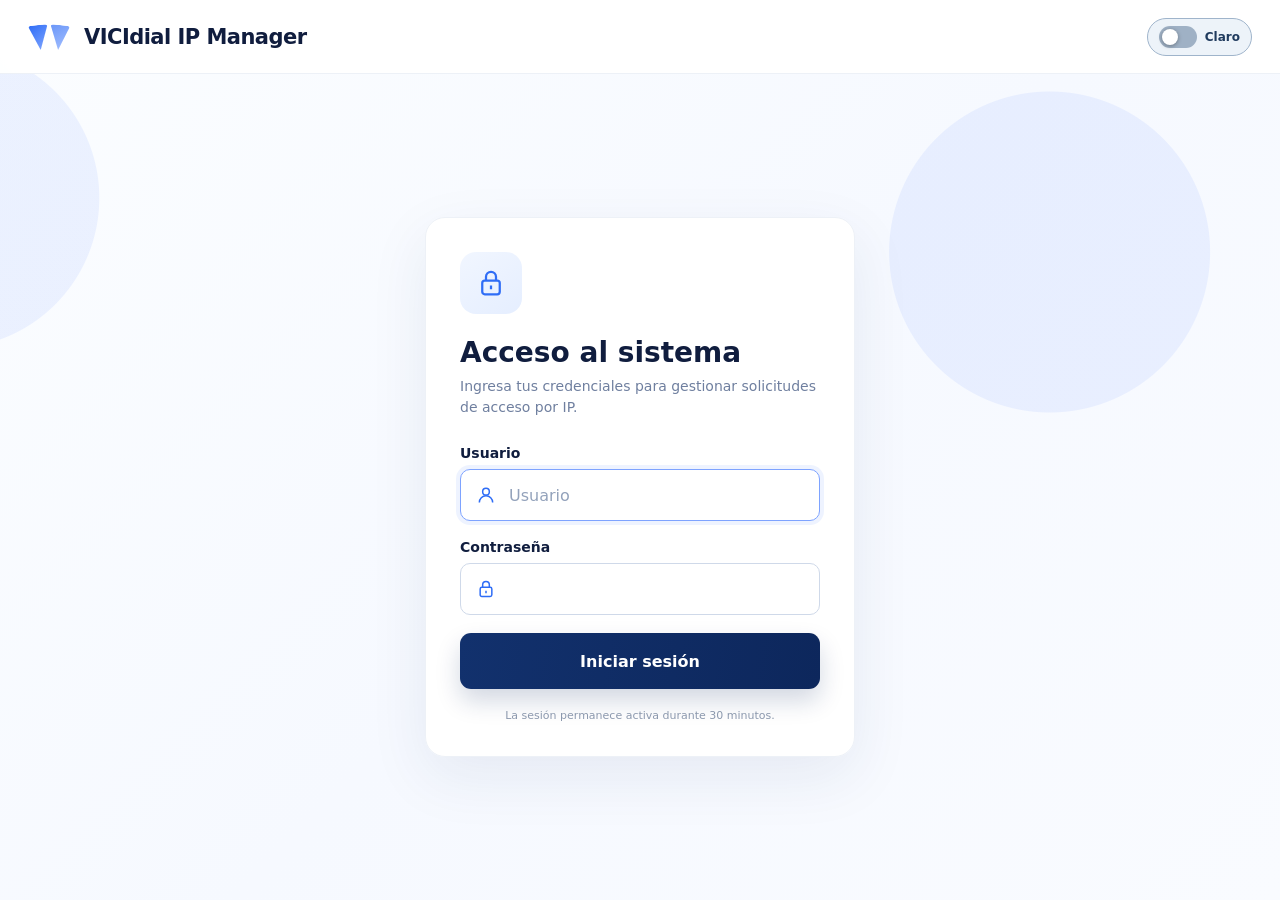
<file: index.html>
<!DOCTYPE html>
<html lang="es">
<head>
<meta charset="UTF-8">
<meta name="viewport" content="width=device-width,initial-scale=1">
<meta name="color-scheme" content="light dark">
<title>VICIdial IP Manager</title>
<link rel="stylesheet" href="css/ip-check.css?v=1">
<style>
:root{--bg:#f7f9fd;--panel:#fff;--text:#101d3e;--muted:#6f7f9f;--line:#dce4f1;--soft:#edf1f7;--blue:#2f6df6;--navy:#102d65;--green:#12a660;--greenSoft:#eaf9f1;--amber:#f2a400;--amberSoft:#fff6dc;--red:#e54855;--redSoft:#fff0f2;--violet:#6b63d9;--violetSoft:#f1efff;--shadow:0 20px 60px rgba(30,55,98,.08)}
*{box-sizing:border-box}html,body{margin:0;min-height:100%}body{font-family:Inter,system-ui,-apple-system,"Segoe UI",sans-serif;color:var(--text);background:radial-gradient(circle at -4% 22%,rgba(81,126,255,.09) 0 150px,transparent 151px),radial-gradient(circle at 82% 28%,rgba(81,126,255,.09) 0 160px,transparent 161px),linear-gradient(135deg,#fbfdff,#f6f9ff 52%,#f9fbff)}button,input,select{font:inherit}[hidden]{display:none!important}
.topbar{height:74px;display:flex;align-items:center;justify-content:space-between;padding:0 max(28px,calc((100vw - 1450px)/2));background:rgba(255,255,255,.94);border-bottom:1px solid var(--soft);backdrop-filter:blur(16px)}.brand{display:flex;align-items:center;gap:14px}.brand-mark{width:42px;height:30px;position:relative}.brand-mark:before,.brand-mark:after{content:"";position:absolute;top:3px;width:20px;height:25px;background:linear-gradient(145deg,#2f6df6,#83a8ff);clip-path:polygon(0 0,100% 0,52% 100%);border-radius:4px}.brand-mark:before{left:1px;transform:rotate(-6deg)}.brand-mark:after{right:1px;opacity:.72;transform:rotate(6deg)}.brand-title{font-size:21px;font-weight:850;letter-spacing:-.025em}.session{display:flex;align-items:center;gap:12px;font-size:13px;color:#5e6f8d}.session-user{padding:9px 12px;border:1px solid var(--soft);border-radius:999px;background:#fff;font-weight:750}.session-user:before{content:"";display:inline-block;width:8px;height:8px;margin-right:8px;border-radius:50%;background:var(--green)}.logout{border:0;background:transparent;color:#667792;font-weight:750;cursor:pointer}
.auth-page{min-height:calc(100vh - 74px);display:grid;place-items:center;padding:44px 20px}.auth-card,.panel{background:rgba(255,255,255,.97);border:1px solid var(--soft);box-shadow:var(--shadow);border-radius:20px}.auth-card{width:min(430px,100%);padding:34px}.auth-icon,.panel-icon{display:grid;place-items:center;background:linear-gradient(145deg,#f1f6ff,#e5eeff);border-radius:16px}.auth-icon{width:62px;height:62px;margin-bottom:22px}.auth-icon svg,.panel-icon svg,.field-icon,.arrow,.btn svg{fill:none;stroke:var(--blue);stroke-width:1.8}.auth-icon svg{width:30px}.auth-card h1{margin:0 0 7px;font-size:28px}.auth-card>p,.panel-head p{margin:0;color:var(--muted);font-size:14px;line-height:1.5}.auth-card>p{margin-bottom:27px}.field{margin-bottom:18px}.field label{display:block;margin-bottom:8px;font-size:14px;font-weight:800}.shell{position:relative}.field-icon,.arrow{position:absolute;top:50%;transform:translateY(-50%);pointer-events:none}.field-icon{left:16px;width:20px}.arrow{right:16px;width:17px}input,select{width:100%;height:52px;border:1px solid #cfd9e9;border-radius:10px;background:#fff;color:var(--text);padding:0 44px 0 48px;outline:none}input:focus,select:focus{border-color:#7ea3ff;box-shadow:0 0 0 4px rgba(47,109,246,.08)}select{appearance:none;cursor:pointer}input::placeholder{color:#93a2bb}.btn{width:100%;height:56px;border:0;border-radius:11px;display:flex;align-items:center;justify-content:center;gap:11px;color:#fff;background:linear-gradient(100deg,#12316d,#0d275c);box-shadow:0 12px 24px rgba(13,39,92,.18);font-weight:850;cursor:pointer}.btn:disabled{opacity:.62;cursor:not-allowed}.btn svg{width:20px;stroke:currentColor}.btn .push{margin-left:auto}.auth-msg,.message{display:none;margin-top:15px;padding:12px 14px;border-radius:10px;font-size:13px}.auth-msg.error,.message.error{display:block;color:#a13242;background:var(--redSoft);border:1px solid #efc3c8}.auth-msg.notice{display:block;color:#8a6500;background:var(--amberSoft);border:1px solid #f2df9b}.message.success{display:block;color:#167249;background:var(--greenSoft);border:1px solid #bfe7d0}.auth-note{margin-top:20px;color:#8b98ad;font-size:11px;text-align:center}
.page{width:min(1450px,calc(100% - 42px));margin:0 auto;padding:92px 0 70px}.workspace{display:grid;grid-template-columns:minmax(380px,.92fr) minmax(620px,1.08fr);gap:18px}.request-card{padding:28px 32px 30px}.status-card{padding:28px 30px 24px;min-width:0}.panel-head{display:flex;align-items:center;gap:16px;margin-bottom:24px}.panel-icon{width:58px;height:58px;flex:0 0 58px}.panel-icon svg{width:29px}.panel-head h1,.panel-head h2{margin:0 0 5px;font-size:27px;letter-spacing:-.035em}.summary{display:grid;grid-template-columns:repeat(3,1fr);gap:12px;margin-bottom:20px}.sum{min-height:88px;border-radius:12px;padding:15px 18px}.sum.review{background:linear-gradient(135deg,#fff8e6,#fff4d7)}.sum.active{background:linear-gradient(135deg,#eefcf5,#e5f9ef)}.sum.expired{background:linear-gradient(135deg,#fff3f4,#ffebee)}.num{font-size:27px;font-weight:850;margin-bottom:9px}.sum-label{display:flex;align-items:center;gap:8px;font-size:13px;font-weight:700}.dot{width:10px;height:10px;border-radius:50%}.review .dot{background:var(--amber)}.active .dot{background:var(--green)}.expired .dot{background:var(--red)}
.table-wrap{border-top:1px solid var(--line);padding-top:14px;overflow-x:auto}table{width:100%;min-width:720px;border-collapse:collapse;table-layout:fixed}th{padding:10px 8px;color:#485776;font-size:11px;font-weight:850;text-align:left;white-space:nowrap}td{padding:13px 8px;border-top:1px solid var(--soft);color:#32415e;font-size:12px}th:nth-child(1),td:nth-child(1){width:70px}th:nth-child(2),td:nth-child(2){width:132px}th:nth-child(3),td:nth-child(3){width:120px}th:nth-child(4),td:nth-child(4){width:138px}th:nth-child(5),td:nth-child(5){width:140px}th:nth-child(6),td:nth-child(6){width:118px}.folio{font-weight:850}.strong{font-weight:700;color:#213152}.pill{display:inline-flex;align-items:center;gap:7px;padding:5px 10px;border-radius:999px;font-size:11px;font-weight:800;white-space:nowrap}.pill:before{content:"";width:8px;height:8px;border-radius:50%}.status-pending,.status-applying{color:#9b6800;background:var(--amberSoft)}.status-pending:before,.status-applying:before{background:var(--amber)}.status-active{color:#187648;background:var(--greenSoft)}.status-active:before{background:var(--green)}.status-expiring{color:#5547bd;background:var(--violetSoft)}.status-expiring:before{background:var(--violet)}.status-expired{color:#aa3341;background:var(--redSoft)}.status-expired:before{background:var(--red)}.status-revoking{color:#315fba;background:#edf3ff}.status-revoking:before{background:#4f7fe4}.status-revoked,.status-error{color:#aa3341;background:var(--redSoft)}.status-revoked:before,.status-error:before{background:var(--red)}.status-unknown{color:#67758c;background:#f0f3f7}.status-unknown:before{background:#8e9bb0}.date{color:#6f7f9f;line-height:1.35}.empty{padding:44px 20px;text-align:center;color:var(--muted);border-top:1px solid var(--soft);font-size:13px}.sync{display:none;margin-top:12px;color:#8a96aa;font-size:11px}.sync.show{display:block}
@media(max-width:1120px){.page{padding-top:54px}.workspace{grid-template-columns:1fr}}@media(max-width:680px){.topbar{height:68px;padding:0 18px}.brand-title{font-size:18px}.session-user{display:none}.auth-page{min-height:calc(100vh - 68px);padding:28px 14px}.auth-card{padding:28px 22px}.page{width:calc(100% - 22px);padding:30px 0}.request-card,.status-card{padding:22px 18px}.summary{grid-template-columns:1fr}}
/* IPADMIN SHARED DARK THEME */
html[data-theme="dark"]{
--bg:#0b1220;--panel:#172131;--text:#e7edf7;--muted:#9aa9bd;--line:#334b66;--soft:#293b51;
--blue:#79a9ff;--navy:#8fb8ff;--green:#4fd18b;--greenSoft:#173a2b;--amber:#f3c969;--amberSoft:#3a3018;
--red:#ff7777;--redSoft:#3d2024;--violet:#a39bff;--violetSoft:#2d2953;--shadow:0 18px 50px rgba(0,0,0,.24);
color-scheme:dark;
}
html[data-theme="dark"] body{
background:radial-gradient(circle at -4% 22%,rgba(47,109,246,.12) 0 150px,transparent 151px),radial-gradient(circle at 82% 28%,rgba(47,109,246,.10) 0 160px,transparent 161px),linear-gradient(135deg,#091321,#0f1724 52%,#0b1421);
color:var(--text);
}
html[data-theme="dark"] .topbar{background:rgba(11,24,40,.96);border-bottom-color:#243c57;box-shadow:0 2px 18px rgba(0,0,0,.28)}
html[data-theme="dark"] .brand-title{color:#f3f6fb}
html[data-theme="dark"] .session{color:#aebdd0}
html[data-theme="dark"] .session-user{background:#122337;border-color:#34506e;color:#eaf1f8}
html[data-theme="dark"] .logout{color:#c1cedd}
html[data-theme="dark"] .auth-card,html[data-theme="dark"] .panel{background:#0d1e31;border-color:#29415c;color:var(--text);box-shadow:var(--shadow)}
html[data-theme="dark"] .auth-icon,html[data-theme="dark"] .panel-icon{background:#172c45}
html[data-theme="dark"] .auth-card h1,html[data-theme="dark"] .panel-head h1,html[data-theme="dark"] .panel-head h2{color:#f3f6fb}
html[data-theme="dark"] .auth-card>p,html[data-theme="dark"] .panel-head p{color:#aebdd0}
html[data-theme="dark"] .field label{color:#e5edf6}
html[data-theme="dark"] input,html[data-theme="dark"] select{background:#0a192b;border-color:#405a77;color:#edf3fa}
html[data-theme="dark"] input::placeholder{color:#8194ac}
html[data-theme="dark"] input:focus,html[data-theme="dark"] select:focus{border-color:#6f9eea;box-shadow:0 0 0 4px rgba(47,109,246,.16)}
html[data-theme="dark"] .sum{background:#172536!important;border:1px solid #29415c}
html[data-theme="dark"] .sum.review{background:#30291d!important}.sum.active{background:#122f28!important}.sum.expired{background:#332126!important}
html[data-theme="dark"] .sum-label,html[data-theme="dark"] .num{color:#edf3fa}
html[data-theme="dark"] th{color:#d5e0ec;background:#122b47}
html[data-theme="dark"] td{color:#dce6f1;border-top-color:#20364e}
html[data-theme="dark"] .table-wrap{border-top-color:#29415c}
html[data-theme="dark"] .empty{color:#a5b4c7;border-top-color:#20364e}
html[data-theme="dark"] .date{color:#9fb0c5}
html[data-theme="dark"] .auth-note,html[data-theme="dark"] .sync{color:#91a4bb}
html[data-theme="dark"] .status-pending,html[data-theme="dark"] .status-applying{color:#ffd477;background:#3a3018}
html[data-theme="dark"] .status-active{color:#76e1ad;background:#173a2b}
html[data-theme="dark"] .status-expiring{color:#bdb6ff;background:#2d2953}
html[data-theme="dark"] .status-expired,html[data-theme="dark"] .status-revoked,html[data-theme="dark"] .status-error{color:#ff9a9a;background:#3d2024}
html[data-theme="dark"] .status-revoking{color:#9fc2ff;background:#182d4d}
html[data-theme="dark"] .status-unknown{color:#b3c0d0;background:#253246}
html[data-theme="dark"] .auth-msg.error,html[data-theme="dark"] .message.error{color:#ff9a9a;background:#3d2024;border-color:#75404a}
html[data-theme="dark"] .message.success{color:#76e1ad;background:#173a2b;border-color:#276c50}
html[data-theme="dark"] .auth-msg.notice{color:#ffd477;background:#3a3018;border-color:#6b5725}
.theme-switch{min-height:38px;display:inline-flex;align-items:center;gap:8px;padding:0 11px;border:1px solid #9fb4cb;border-radius:999px;background:#edf3f9;color:#203b5e;font-size:12px;font-weight:800;cursor:pointer}
.theme-switch-track{position:relative;width:38px;height:22px;flex:0 0 38px;border-radius:999px;background:#9fb1c5;transition:background .18s ease}
.theme-switch-thumb{position:absolute;top:3px;left:3px;width:16px;height:16px;border-radius:50%;background:#fff;box-shadow:0 1px 4px rgba(0,0,0,.35);transition:transform .18s ease}
.theme-switch[aria-checked="true"]{border-color:#405a77;background:#102338;color:#f2f6fb}
.theme-switch[aria-checked="true"] .theme-switch-track{background:#1876dd}
.theme-switch[aria-checked="true"] .theme-switch-thumb{transform:translateX(16px)}
.theme-switch:focus-visible{outline:2px solid #79a9ff;outline-offset:2px}
@media(max-width:680px){.theme-switch{padding:0 9px}.theme-switch .theme-label{display:none}}
</style>
</head>
<body>
<header class="topbar"><div class="brand"><div class="brand-mark"></div><div class="brand-title">VICIdial IP Manager</div></div><div style="display:flex;align-items:center;gap:12px"><button class="theme-switch" id="themeToggle" type="button" role="switch" aria-checked="false" aria-label="Cambiar tema"><span class="theme-switch-track"><span class="theme-switch-thumb"></span></span><span class="theme-label">Oscuro</span></button><div class="session" id="session" hidden><span class="session-user" id="sessionUser"></span><button class="logout" id="logoutBtn">Cerrar sesión</button></div></header>
<section class="auth-page" id="authPage"><article class="auth-card"><div class="auth-icon"><svg viewBox="0 0 24 24"><rect x="5" y="10" width="14" height="11" rx="2"/><path d="M8 10V7a4 4 0 0 1 8 0v3M12 14v3"/></svg></div><h1>Acceso al sistema</h1><p>Ingresa tus credenciales para gestionar solicitudes de acceso por IP.</p><form id="loginForm"><div class="field"><label for="loginUsername">Usuario</label><div class="shell"><svg class="field-icon" viewBox="0 0 24 24"><circle cx="12" cy="8" r="4"/><path d="M4 21a8 8 0 0 1 16 0"/></svg><input id="loginUsername" placeholder="Usuario" autocomplete="username" required></div></div><div class="field"><label for="loginPassword">Contraseña</label><div class="shell"><svg class="field-icon" viewBox="0 0 24 24"><rect x="5" y="10" width="14" height="11" rx="2"/><path d="M8 10V7a4 4 0 0 1 8 0v3M12 14v3"/></svg><input id="loginPassword" type="password" autocomplete="current-password" required></div></div><button class="btn" id="loginBtn"><span>Iniciar sesión</span></button></form><div class="auth-msg" id="authMsg"></div><div class="auth-note">La sesión permanece activa durante 30 minutos.</div></article></section>
<main class="page" id="appPage" hidden><section class="workspace"><article class="panel request-card"><div class="panel-head"><div class="panel-icon"><svg viewBox="0 0 24 24"><circle cx="9" cy="7" r="4"/><path d="M2 21a7 7 0 0 1 14 0M18 8v6M15 11h6"/></svg></div><div><h1>Solicitar acceso</h1><p>Completa el formulario para solicitar acceso a VICIdial.</p></div></div><form id="requestForm"><div class="field"><label for="ip">Dirección IP pública</label><div class="shell"><svg class="field-icon" viewBox="0 0 24 24"><circle cx="12" cy="12" r="9"/><path d="M3 12h18M12 3a15 15 0 0 1 0 18M12 3a15 15 0 0 0 0 18"/></svg><input id="ip" maxlength="45" placeholder="Ej. 187.190.25.127" required></div></div><div class="field"><label for="requester">Centro</label><div class="shell"><svg class="field-icon" viewBox="0 0 24 24"><circle cx="12" cy="8" r="4"/><path d="M4 21a8 8 0 0 1 16 0"/></svg><input id="requester" maxlength="80" placeholder="Ej. Jabatel" autocomplete="organization" required></div></div><div class="field"><label for="node_name">Nodo destino</label><div class="shell"><svg class="field-icon" viewBox="0 0 24 24"><rect x="4" y="4" width="16" height="6" rx="2"/><rect x="4" y="14" width="16" height="6" rx="2"/></svg><select id="node_name" required><option value="">Selecciona un nodo</option><option value="ALL_CENTERS">TODOS LOS CENTROS</option><option value="vicidial43">VICIDIAL 43</option><option value="VicidialMED">VICIDIAL MED</option><option value="ALIADOS">ALIADOS</option><option value="GENERADORES">GENERADORES</option><option value="CENTROSMED">CENTROSMED</option></select><svg class="arrow" viewBox="0 0 24 24"><path d="m7 10 5 5 5-5"/></svg></div></div><div class="ip-check" id="ipCheck" role="status" aria-live="polite"></div><button class="btn" id="submitBtn"><span>Solicitar acceso</span><svg class="push" viewBox="0 0 24 24"><path d="m9 18 6-6-6-6"/></svg></button></form><div class="message" id="message"></div></article>
<article class="panel status-card"><div class="panel-head"><div class="panel-icon"><svg viewBox="0 0 24 24"><circle cx="12" cy="12" r="9"/><path d="M12 7v5l3 2"/></svg></div><div><h2>Estado de solicitudes</h2><p>Consulta el estado de tus solicitudes más recientes.</p></div></div><div class="summary"><div class="sum review"><div class="num" id="reviewCount">0</div><div class="sum-label"><span class="dot"></span>En revisión</div></div><div class="sum active"><div class="num" id="activeCount">0</div><div class="sum-label"><span class="dot"></span>Activas</div></div><div class="sum expired"><div class="num" id="expiredCount">0</div><div class="sum-label"><span class="dot"></span>Expiradas</div></div></div><div class="table-wrap"><table id="requestsTable" hidden><thead><tr><th>#</th><th>Dirección IP</th><th>Centro</th><th>Nodo destino</th><th>Estado</th><th>Fecha</th></tr></thead><tbody id="requestsBody"></tbody></table><div class="empty" id="emptyState">Aún no hay solicitudes guardadas en este navegador.</div></div><div class="sync" id="syncNote">Algunos estados no pudieron actualizarse; se muestra el último estado conocido.</div></article></section></main>
<script>
const API="https://vicidial97.directo.com/ip-manager-public-api",KEY="vicidial_ip_manager_requests_v1";
const $=id=>document.getElementById(id),authPage=$("authPage"),appPage=$("appPage"),loginForm=$("loginForm"),loginBtn=$("loginBtn"),loginUsername=$("loginUsername"),loginPassword=$("loginPassword"),authMsg=$("authMsg"),session=$("session"),sessionUser=$("sessionUser"),logoutBtn=$("logoutBtn"),form=$("requestForm"),submitBtn=$("submitBtn"),message=$("message"),requestsTable=$("requestsTable"),requestsBody=$("requestsBody"),emptyState=$("emptyState"),syncNote=$("syncNote"),reviewCount=$("reviewCount"),activeCount=$("activeCount"),expiredCount=$("expiredCount");
const allCenters=[{node_name:"vicidial43",destination:"VICIDIAL 43"},{node_name:"VicidialMED",destination:"VICIDIAL MED"},{node_name:"ALIADOS",destination:"ALIADOS"},{node_name:"GENERADORES",destination:"GENERADORES"},{node_name:"CENTROSMED",destination:"CENTROSMED"}];let token=null,expires=0,refreshTimer=null,expiryTimer=null;
function authMessage(type,text){authMsg.className="auth-msg "+type;authMsg.textContent=text||""}function clearAuth(){authMsg.className="auth-msg";authMsg.textContent=""}function logout(text){token=null;expires=0;if(refreshTimer)clearInterval(refreshTimer);if(expiryTimer)clearTimeout(expiryTimer);session.hidden=true;appPage.hidden=true;authPage.hidden=false;loginUsername.value="";loginPassword.value="";text?authMessage("notice",text):clearAuth();setTimeout(()=>loginUsername.focus(),0)}
function enter(user,t,seconds){token=t;expires=Date.now()+Number(seconds||1800)*1000;sessionUser.textContent=user;session.hidden=false;authPage.hidden=true;appPage.hidden=false;loginPassword.value="";clearAuth();render(getStored());refresh().catch(console.error);refreshTimer=setInterval(()=>refresh().catch(console.error),30000);expiryTimer=setTimeout(()=>logout("Tu sesión expiró. Ingresa nuevamente."),Math.max(1000,expires-Date.now()+250))}
async function apiFetch(url,opt={}){if(!token||Date.now()>=expires){logout("Tu sesión expiró. Ingresa nuevamente.");throw new Error("AUTH")};opt.headers=Object.assign({},opt.headers||{},{Authorization:"Bearer "+token});const r=await fetch(url,opt);if(r.status===401){logout("Tu sesión expiró o ya no es válida.");throw new Error("AUTH")}return r}
loginForm.addEventListener("submit",async e=>{e.preventDefault();clearAuth();loginBtn.disabled=true;loginBtn.querySelector("span").textContent="Ingresando...";try{const r=await fetch(API+"/auth/login",{method:"POST",headers:{"Content-Type":"application/json"},body:JSON.stringify({username:loginUsername.value.trim(),password:loginPassword.value}),cache:"no-store"});const d=await r.json().catch(()=>({}));if(!r.ok)throw new Error(typeof d.detail==="string"?d.detail:"No fue posible iniciar sesión.");if(!d.access_token)throw new Error("El servidor no devolvió un token.");enter(d.username||loginUsername.value.trim(),d.access_token,d.expires_in)}catch(err){authMessage("error",err.message);loginPassword.select()}finally{loginBtn.disabled=false;loginBtn.querySelector("span").textContent="Iniciar sesión"}});logoutBtn.addEventListener("click",()=>logout());const THEME_KEY="ipadmin_theme";function applyTheme(theme){const t=theme==="dark"?"dark":"light";document.documentElement.setAttribute("data-theme",t);try{localStorage.setItem(THEME_KEY,t)}catch(_){}const b=document.getElementById("themeToggle");if(b){b.setAttribute("aria-checked",t==="dark"?"true":"false");const l=b.querySelector(".theme-label");if(l)l.textContent=t==="dark"?"Oscuro":"Claro"}}function initTheme(){let t="light";try{const s=localStorage.getItem(THEME_KEY);if(s==="dark"||s==="light")t=s;else if(window.matchMedia&&window.matchMedia("(prefers-color-scheme: dark)").matches)t="dark"}catch(_){}applyTheme(t);const b=document.getElementById("themeToggle");if(b)b.addEventListener("click",()=>applyTheme(document.documentElement.getAttribute("data-theme")==="dark"?"light":"dark"))}initTheme();
function getStored(){try{const d=JSON.parse(localStorage.getItem(KEY)||"[]");return Array.isArray(d)?d:[]}catch(_){return[]}}function save(items){localStorage.setItem(KEY,JSON.stringify(items.slice(0,50)))}function remember(item){const a=getStored().filter(x=>String(x.id)!==String(item.id));a.unshift(item);save(a)}function esc(v){return String(v==null?"":v).replace(/&/g,"&amp;").replace(/</g,"&lt;").replace(/>/g,"&gt;").replace(/"/g,"&quot;").replace(/'/g,"&#039;")}
function label(s){return({PENDING:"Pendiente",APPLYING:"En revisión",ACTIVE:"Activa",EXPIRING:"Expirando",EXPIRED:"Expirada",REVOKING:"Revocando",REVOKED:"Revocada",ERROR:"Error"})[s]||s||"Sin dato"}function cls(s){const v=String(s||"").toLowerCase();return["pending","applying","active","expiring","expired","revoking","revoked","error"].includes(v)?"status-"+v:"status-unknown"}function date(v){if(!v)return"—";let n=String(v);if(/^\d{4}-\d{2}-\d{2} \d{2}:\d{2}/.test(n))n=n.replace(" ","T");const d=new Date(n);if(Number.isNaN(d.getTime()))return esc(v);return esc(d.toLocaleDateString("es-MX",{day:"2-digit",month:"short",year:"numeric"}))+"<br>"+esc(d.toLocaleTimeString("es-MX",{hour:"2-digit",minute:"2-digit",hour12:false}))}
async function getStatus(item){try{const r=await apiFetch(API+"/requests/"+encodeURIComponent(item.id),{headers:{Accept:"application/json"},cache:"no-store"});if(!r.ok)throw new Error("HTTP "+r.status);const d=await r.json();return Object.assign({},item,{status:d.status||item.status,ip:d.ip||item.ip,node_name:d.node_name||item.node_name,created_at:d.created_at||item.created_at,sync_error:false})}catch(e){if(e.message==="AUTH")throw e;return Object.assign({},item,{sync_error:true})}}
function render(items){reviewCount.textContent=items.filter(i=>i.status==="PENDING"||i.status==="APPLYING").length;activeCount.textContent=items.filter(i=>i.status==="ACTIVE").length;expiredCount.textContent=items.filter(i=>i.status==="EXPIRED").length;syncNote.classList.toggle("show",items.some(i=>i.sync_error));if(!items.length){requestsTable.hidden=true;emptyState.hidden=false;requestsBody.innerHTML="";return}requestsTable.hidden=false;emptyState.hidden=true;requestsBody.innerHTML=items.slice(0,8).map(i=>{const s=i.status||"UNKNOWN";return`<tr><td class="folio">#${esc(i.id)}</td><td class="strong">${esc(i.ip||"—")}</td><td>${esc(i.requester||"—")}</td><td class="strong">${esc(i.destination||i.node_name||"—")}</td><td><span class="pill ${cls(s)}">${esc(label(s))}</span></td><td class="date">${date(i.created_at)}</td></tr>`}).join("")}
async function refresh(){const a=getStored();if(!a.length){render([]);return}const b=await Promise.all(a.map(getStatus));save(b.map(i=>{const c={...i};delete c.sync_error;return c}));render(b)}function show(type,text){message.className="message "+type;message.textContent=text}
async function create(payload){const r=await apiFetch(API+"/requests",{method:"POST",headers:{"Content-Type":"application/json"},body:JSON.stringify(payload)});const d=await r.json().catch(()=>({}));if(!r.ok){let detail=d.detail||"No fue posible crear la solicitud.";if(typeof detail==="object")detail=JSON.stringify(detail);const e=new Error(detail);e.status=r.status;throw e}return d}
form.addEventListener("submit",async e=>{e.preventDefault();submitBtn.disabled=true;submitBtn.querySelector("span").textContent="Enviando...";message.className="message";const node=$("node_name"),ip=$("ip").value.trim(),requester=$("requester").value.trim(),selected=node.value,targets=selected==="ALL_CENTERS"?allCenters:[{node_name:selected,destination:node.options[node.selectedIndex].text}];try{const results=[];for(const target of targets){const payload={ip,requester,node_name:target.node_name};try{const d=await create(payload);remember({id:d.id,ip:d.ip||ip,requester,node_name:payload.node_name,destination:target.destination,status:d.status||"PENDING",created_at:d.created_at||new Date().toISOString()});results.push({type:"created",destination:target.destination,id:d.id})}catch(err){if(err.message==="AUTH")throw err;results.push({type:err.status===409?"duplicate":"error",destination:target.destination});if(selected!=="ALL_CENTERS")throw err}}if(selected==="ALL_CENTERS"){const parts=[];results.forEach(r=>parts.push(r.destination+": "+(r.type==="created"?"folio #"+r.id:r.type==="duplicate"?"ya existe":"error")));results.some(r=>r.type==="error")?show("error","Solicitud procesada parcialmente. "+parts.join(" | ")):(show("success","Todos los centros procesados. "+parts.join(" | ")),form.reset())}else{show("success","Solicitud recibida. Folio #"+results[0].id+" | IP: "+ip+" | Destino: "+results[0].destination+" | Estado: PENDING");form.reset()}await refresh()}catch(err){if(err.message!=="AUTH")show("error",err.message||"No fue posible procesar la solicitud.")}finally{submitBtn.disabled=false;submitBtn.querySelector("span").textContent="Solicitar acceso"}});
render([]);setTimeout(()=>loginUsername.focus(),0);
</script>
<script src="js/ip-check.js?v=5"></script>
</body></html>
</file>
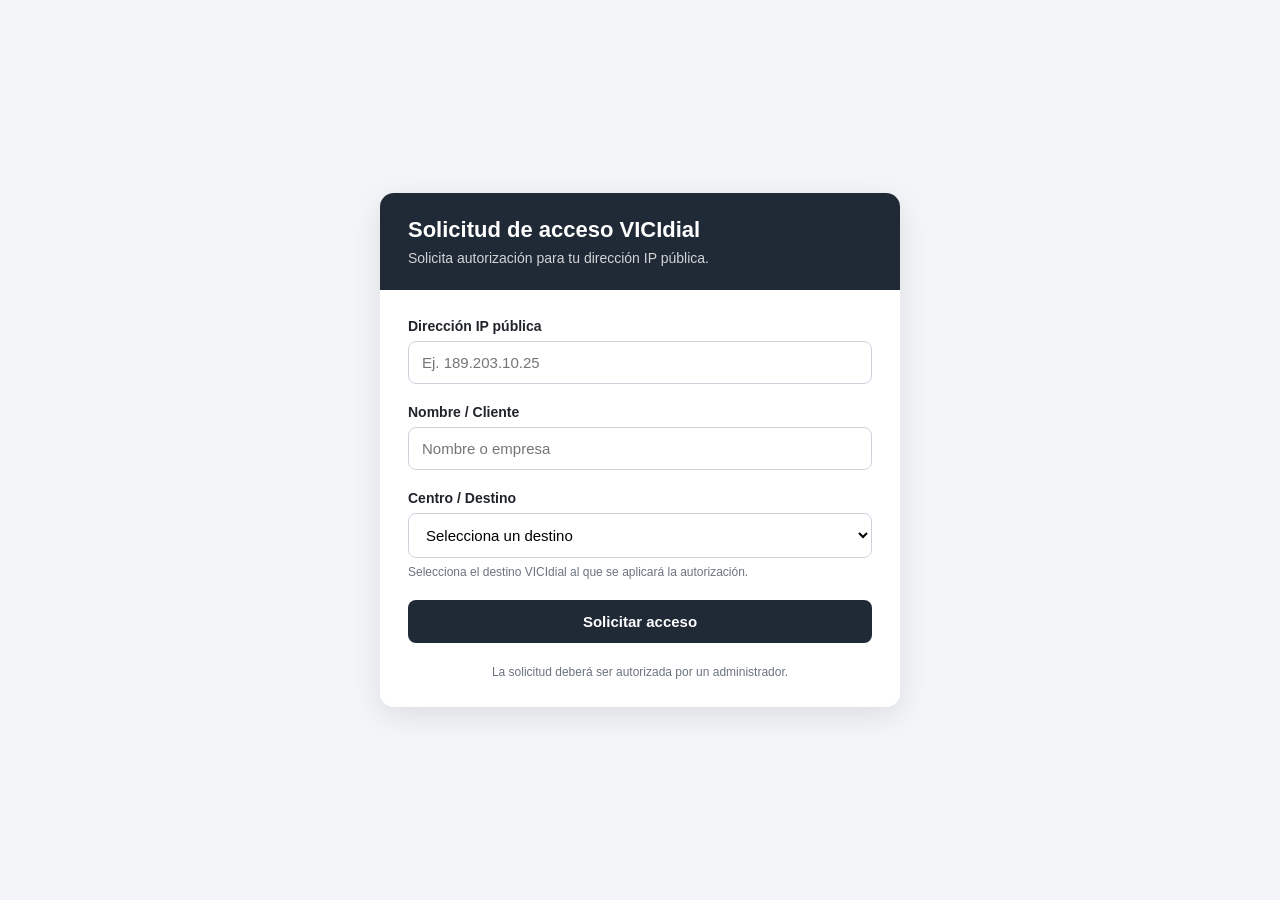
<file: backups/index_2026-09-01_pre_minimal_dashboard.html>
<!DOCTYPE html>
<html lang="es">
<head>
<meta charset="UTF-8">
<meta name="viewport" content="width=device-width, initial-scale=1.0">

<title>Solicitud de acceso VICIdial</title>

<style>
    * {
        box-sizing: border-box;
    }

    body {
        margin: 0;
        font-family: Arial, Helvetica, sans-serif;
        background: #f3f5f8;
        color: #20242a;
    }

    .page {
        min-height: 100vh;
        display: flex;
        align-items: center;
        justify-content: center;
        padding: 30px;
    }

    .card {
        width: 100%;
        max-width: 520px;
        background: white;
        border-radius: 14px;
        box-shadow: 0 8px 30px rgba(0,0,0,.10);
        overflow: hidden;
    }

    .header {
        background: #202936;
        color: white;
        padding: 24px 28px;
    }

    .header h1 {
        margin: 0;
        font-size: 22px;
    }

    .header p {
        margin: 7px 0 0;
        opacity: .8;
        font-size: 14px;
    }

    .content {
        padding: 28px;
    }

    .field {
        margin-bottom: 20px;
    }

    label {
        display: block;
        margin-bottom: 7px;
        font-weight: bold;
        font-size: 14px;
    }

    input,
    select {
        width: 100%;
        padding: 12px 13px;
        border: 1px solid #ccd2da;
        border-radius: 8px;
        font-size: 15px;
        outline: none;
        background: white;
    }

    input:focus,
    select:focus {
        border-color: #677487;
    }

    .hint {
        margin-top: 6px;
        color: #6b7280;
        font-size: 12px;
        line-height: 1.4;
    }

    button {
        width: 100%;
        border: 0;
        border-radius: 8px;
        padding: 13px;
        font-size: 15px;
        font-weight: bold;
        cursor: pointer;
        background: #202936;
        color: white;
    }

    button:disabled {
        opacity: .6;
        cursor: not-allowed;
    }

    .message {
        display: none;
        margin-top: 20px;
        padding: 15px;
        border-radius: 8px;
        line-height: 1.5;
        font-size: 14px;
    }

    .success {
        display: block;
        background: #e7f7ec;
        border: 1px solid #aad6b6;
    }

    .error {
        display: block;
        background: #fdeaea;
        border: 1px solid #e6b1b1;
    }

    .footer {
        color: #6b7280;
        font-size: 12px;
        margin-top: 22px;
        text-align: center;
    }
</style>
</head>

<body>

<div class="page">

    <div class="card">

        <div class="header">
            <h1>Solicitud de acceso VICIdial</h1>
            <p>Solicita autorización para tu dirección IP pública.</p>
        </div>

        <div class="content">

            <form id="requestForm">

                <div class="field">
                    <label for="ip">Dirección IP pública</label>
                    <input
                        id="ip"
                        type="text"
                        maxlength="45"
                        placeholder="Ej. 189.203.10.25"
                        required
                    >
                </div>

                <div class="field">
                    <label for="requester">Nombre / Cliente</label>
                    <input
                        id="requester"
                        type="text"
                        maxlength="80"
                        placeholder="Nombre o empresa"
                        required
                    >
                </div>

                <div class="field">
                    <label for="node_name">Centro / Destino</label>
                    <select id="node_name" required>
                        <option value="">Selecciona un destino</option>
                        <option value="vicidial43">VICIDIAL 43</option>
                        <option value="VicidialMED">VICIDIAL MED</option>
                        <option value="ALIADOS">ALIADOS</option>
                    </select>
                    <div class="hint">
                        Selecciona el destino VICIdial al que se aplicará la autorización.
                    </div>
                </div>

                <button id="submitBtn" type="submit">
                    Solicitar acceso
                </button>

            </form>

            <div id="message" class="message"></div>

            <div class="footer">
                La solicitud deberá ser autorizada por un administrador.
            </div>

        </div>

    </div>

</div>

<script>
const form = document.getElementById("requestForm");
const button = document.getElementById("submitBtn");
const message = document.getElementById("message");


function showMessage(type, text) {

    message.className = "message " + type;
    message.textContent = text;
}


form.addEventListener("submit", async function(event) {

    event.preventDefault();

    button.disabled = true;
    button.textContent = "Enviando...";

    message.className = "message";
    message.textContent = "";

    const nodeSelect = document.getElementById("node_name");

    const payload = {
        ip: document.getElementById("ip").value.trim(),
        requester: document.getElementById("requester").value.trim(),
        node_name: nodeSelect.value
    };

    try {

        const response = await fetch(
            "https://vicidial97.directo.com/ip-manager-public-api/requests",
            {
                method: "POST",
                headers: {
                    "Content-Type": "application/json"
                },
                body: JSON.stringify(payload)
            }
        );

        const data = await response.json();

        if (!response.ok) {

            let detail = data.detail || "No fue posible crear la solicitud.";

            if (typeof detail === "object") {
                detail = JSON.stringify(detail);
            }

            throw new Error(detail);
        }

        const destination =
            nodeSelect.options[nodeSelect.selectedIndex].text;

        showMessage(
            "success",
            "Solicitud recibida. Folio #" +
            data.id +
            " | IP: " +
            data.ip +
            " | Destino: " +
            destination +
            " | Estado: " +
            data.status
        );

        form.reset();

    }
    catch (error) {

        showMessage(
            "error",
            error.message
        );
    }
    finally {

        button.disabled = false;
        button.textContent = "Solicitar acceso";
    }

});
</script>

</body>
</html>
</file>
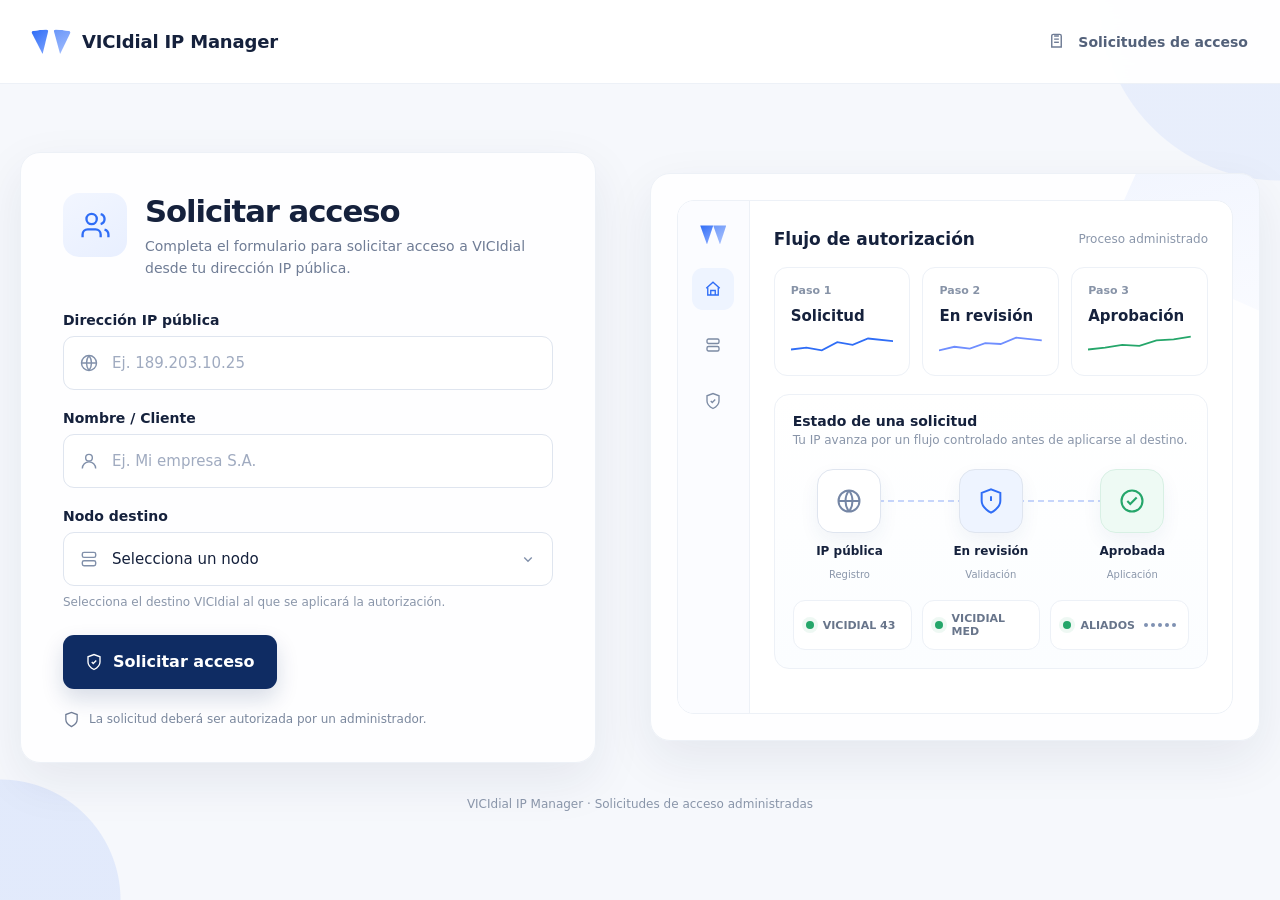
<file: backups/index_2026-09-01_pre_request_history.html>
<!DOCTYPE html>
<html lang="es">
<head>
<meta charset="UTF-8">
<meta name="viewport" content="width=device-width, initial-scale=1.0">
<title>Solicitud de acceso VICIdial</title>

<style>
:root {
    --bg: #f6f8fc;
    --panel: #ffffff;
    --text: #15213c;
    --muted: #6f7c95;
    --line: #dfe5ef;
    --line-soft: #edf1f7;
    --blue: #2f6df6;
    --blue-strong: #0f2c63;
    --blue-soft: #eef4ff;
    --green: #25a66a;
    --green-soft: #eefaf4;
    --danger: #c63f4f;
    --danger-soft: #fff1f3;
    --shadow: 0 18px 50px rgba(24, 44, 82, .08);
}

* {
    box-sizing: border-box;
}

html,
body {
    margin: 0;
    min-height: 100%;
}

body {
    font-family: Inter, ui-sans-serif, system-ui, -apple-system, BlinkMacSystemFont, "Segoe UI", sans-serif;
    background:
        radial-gradient(circle at 0% 100%, rgba(47,109,246,.10) 0 120px, transparent 121px),
        radial-gradient(circle at 100% 0%, rgba(47,109,246,.07) 0 180px, transparent 181px),
        var(--bg);
    color: var(--text);
}

.topbar {
    height: 84px;
    display: flex;
    align-items: center;
    justify-content: space-between;
    padding: 0 32px;
    background: rgba(255,255,255,.94);
    border-bottom: 1px solid var(--line-soft);
    backdrop-filter: blur(12px);
    position: sticky;
    top: 0;
    z-index: 5;
}

.brand,
.topbar-note {
    display: flex;
    align-items: center;
    gap: 12px;
}

.brand-mark {
    width: 38px;
    height: 30px;
    position: relative;
}

.brand-mark::before,
.brand-mark::after {
    content: "";
    position: absolute;
    top: 3px;
    width: 18px;
    height: 24px;
    background: linear-gradient(145deg, #2f6df6, #7fa5ff);
    clip-path: polygon(0 0, 100% 0, 52% 100%);
    border-radius: 4px;
}

.brand-mark::before {
    left: 0;
    transform: rotate(-6deg);
}

.brand-mark::after {
    right: 0;
    opacity: .72;
    transform: rotate(6deg);
}

.brand-title {
    font-size: 18px;
    font-weight: 800;
    letter-spacing: -.01em;
}

.topbar-note {
    color: #53617a;
    font-size: 14px;
    font-weight: 600;
}

.topbar-note svg {
    width: 19px;
    height: 19px;
    stroke: #6f7c95;
}

.page {
    width: min(1320px, calc(100% - 40px));
    margin: 0 auto;
    padding: 68px 0 46px;
}

.workspace {
    display: grid;
    grid-template-columns: minmax(0, 1fr) minmax(0, 1.06fr);
    gap: 54px;
    align-items: center;
}

.request-card,
.visual-panel {
    background: rgba(255,255,255,.92);
    border: 1px solid var(--line-soft);
    border-radius: 20px;
    box-shadow: var(--shadow);
}

.request-card {
    padding: 40px 42px 34px;
}

.card-head {
    display: flex;
    align-items: flex-start;
    gap: 18px;
    margin-bottom: 32px;
}

.card-icon {
    width: 64px;
    height: 64px;
    flex: 0 0 64px;
    border-radius: 16px;
    display: grid;
    place-items: center;
    background: linear-gradient(145deg, #f2f6ff, #e8efff);
}

.card-icon svg {
    width: 31px;
    height: 31px;
    stroke: var(--blue);
}

.card-head h1 {
    margin: 2px 0 8px;
    font-size: clamp(28px, 2.4vw, 38px);
    line-height: 1.08;
    letter-spacing: -.035em;
}

.card-head p {
    margin: 0;
    max-width: 480px;
    color: var(--muted);
    line-height: 1.55;
    font-size: 14px;
}

.field {
    margin-bottom: 20px;
}

label {
    display: block;
    margin-bottom: 8px;
    font-size: 14px;
    font-weight: 750;
}

.input-shell {
    position: relative;
}

.input-icon {
    position: absolute;
    left: 16px;
    top: 50%;
    width: 20px;
    height: 20px;
    transform: translateY(-50%);
    stroke: #8190aa;
    pointer-events: none;
}

input,
select {
    width: 100%;
    height: 54px;
    border: 1px solid var(--line);
    border-radius: 11px;
    padding: 0 16px 0 48px;
    background: #fff;
    color: var(--text);
    font: inherit;
    font-size: 15px;
    outline: none;
    transition: border-color .18s ease, box-shadow .18s ease;
}

select {
    appearance: none;
    padding-right: 44px;
    cursor: pointer;
}

.select-arrow {
    position: absolute;
    right: 16px;
    top: 50%;
    width: 18px;
    height: 18px;
    transform: translateY(-50%);
    stroke: #8190aa;
    pointer-events: none;
}

input::placeholder {
    color: #a0abc0;
}

input:focus,
select:focus {
    border-color: #8db0ff;
    box-shadow: 0 0 0 4px rgba(47,109,246,.09);
}

.hint {
    margin-top: 8px;
    color: #8a96aa;
    font-size: 12px;
    line-height: 1.45;
}

#submitBtn {
    display: inline-flex;
    align-items: center;
    justify-content: center;
    gap: 10px;
    min-width: 205px;
    height: 54px;
    margin-top: 4px;
    border: 0;
    border-radius: 11px;
    padding: 0 22px;
    background: var(--blue-strong);
    color: #fff;
    font: inherit;
    font-weight: 800;
    cursor: pointer;
    box-shadow: 0 10px 22px rgba(15,44,99,.16);
    transition: transform .16s ease, opacity .16s ease, box-shadow .16s ease;
}

#submitBtn:hover:not(:disabled) {
    transform: translateY(-1px);
    box-shadow: 0 13px 26px rgba(15,44,99,.20);
}

#submitBtn:disabled {
    cursor: not-allowed;
    opacity: .62;
}

#submitBtn svg {
    width: 18px;
    height: 18px;
    stroke: currentColor;
}

.message {
    display: none;
    margin-top: 20px;
    padding: 14px 16px;
    border-radius: 11px;
    font-size: 14px;
    line-height: 1.5;
}

.message.success {
    display: block;
    background: var(--green-soft);
    border: 1px solid #bfe8d1;
    color: #1f714d;
}

.message.error {
    display: block;
    background: var(--danger-soft);
    border: 1px solid #efc2c8;
    color: #9b2f3d;
}

.request-note {
    display: flex;
    align-items: center;
    gap: 9px;
    margin-top: 22px;
    color: #7a879d;
    font-size: 12px;
}

.request-note svg {
    width: 17px;
    height: 17px;
    stroke: #6f7c95;
}

.visual-panel {
    min-height: 566px;
    padding: 26px;
    position: relative;
    overflow: hidden;
}

.visual-panel::before {
    content: "";
    position: absolute;
    width: 210px;
    height: 210px;
    right: -90px;
    top: -90px;
    border-radius: 44px;
    background: linear-gradient(145deg, rgba(47,109,246,.08), rgba(127,165,255,.03));
    transform: rotate(24deg);
}

.visual-window {
    height: 100%;
    min-height: 514px;
    border: 1px solid var(--line-soft);
    border-radius: 17px;
    background: rgba(255,255,255,.98);
    overflow: hidden;
    position: relative;
}

.mini-sidebar {
    position: absolute;
    inset: 0 auto 0 0;
    width: 72px;
    border-right: 1px solid var(--line-soft);
    background: #fbfcff;
    display: flex;
    flex-direction: column;
    align-items: center;
    gap: 14px;
    padding-top: 22px;
}

.mini-logo {
    width: 28px;
    height: 22px;
    margin-bottom: 9px;
    position: relative;
}

.mini-logo::before,
.mini-logo::after {
    content: "";
    position: absolute;
    top: 2px;
    width: 13px;
    height: 19px;
    background: linear-gradient(145deg, #2f6df6, #88aaff);
    clip-path: polygon(0 0, 100% 0, 52% 100%);
}

.mini-logo::before { left: 1px; }
.mini-logo::after { right: 1px; opacity: .7; }

.mini-nav {
    width: 42px;
    height: 42px;
    border-radius: 11px;
    display: grid;
    place-items: center;
    background: transparent;
}

.mini-nav.active {
    background: var(--blue-soft);
}

.mini-nav svg {
    width: 18px;
    height: 18px;
    stroke: #7c8ba4;
}

.mini-nav.active svg {
    stroke: var(--blue);
}

.visual-content {
    margin-left: 72px;
    padding: 28px 24px 26px;
}

.flow-title {
    display: flex;
    align-items: center;
    justify-content: space-between;
    gap: 20px;
    margin-bottom: 18px;
}

.flow-title h2 {
    margin: 0;
    font-size: 17px;
}

.flow-title span {
    color: #8a96aa;
    font-size: 12px;
}

.status-grid {
    display: grid;
    grid-template-columns: repeat(3, 1fr);
    gap: 12px;
    margin-bottom: 18px;
}

.status-card {
    min-height: 98px;
    padding: 16px;
    border: 1px solid var(--line-soft);
    border-radius: 13px;
    background: #fff;
}

.status-card .eyebrow {
    color: #8793a7;
    font-size: 11px;
    font-weight: 700;
    margin-bottom: 10px;
}

.status-card strong {
    display: block;
    color: var(--text);
    font-size: 15px;
    margin-bottom: 8px;
}

.spark {
    width: 100%;
    height: 22px;
}

.spark polyline {
    fill: none;
    stroke: var(--blue);
    stroke-width: 2;
}

.status-card:nth-child(2) .spark polyline {
    stroke: #6f8eff;
}

.status-card:nth-child(3) .spark polyline {
    stroke: var(--green);
}

.process-card {
    border: 1px solid var(--line-soft);
    border-radius: 15px;
    padding: 18px;
    background: linear-gradient(180deg, #fff, #fbfdff);
}

.process-card h3 {
    margin: 0 0 4px;
    font-size: 14px;
}

.process-card > p {
    margin: 0 0 22px;
    color: #8995a9;
    font-size: 12px;
}

.steps {
    display: grid;
    grid-template-columns: repeat(3, 1fr);
    gap: 28px;
    align-items: start;
    position: relative;
}

.steps::before {
    content: "";
    position: absolute;
    left: 14%;
    right: 14%;
    top: 31px;
    border-top: 2px dashed #c7d6fb;
}

.step {
    position: relative;
    z-index: 1;
    text-align: center;
}

.step-icon {
    width: 64px;
    height: 64px;
    margin: 0 auto 11px;
    display: grid;
    place-items: center;
    background: #fff;
    border: 1px solid var(--line);
    border-radius: 16px;
    box-shadow: 0 8px 20px rgba(31,60,112,.06);
}

.step-icon svg {
    width: 28px;
    height: 28px;
    stroke: #7586a5;
}

.step:nth-child(2) .step-icon {
    background: var(--blue-soft);
}

.step:nth-child(2) .step-icon svg {
    stroke: var(--blue);
}

.step:nth-child(3) .step-icon {
    background: var(--green-soft);
    border-color: #d8f0e4;
}

.step:nth-child(3) .step-icon svg {
    stroke: var(--green);
}

.step strong {
    display: block;
    font-size: 12px;
    margin-bottom: 5px;
}

.step span {
    color: #8a96aa;
    font-size: 10px;
    line-height: 1.4;
}

.destinations {
    display: grid;
    grid-template-columns: repeat(3, 1fr);
    gap: 10px;
    margin-top: 18px;
}

.destination {
    border: 1px solid var(--line-soft);
    border-radius: 12px;
    padding: 11px 12px;
    display: flex;
    align-items: center;
    gap: 9px;
    color: #68758b;
    font-size: 11px;
    font-weight: 700;
    background: #fff;
}

.dot {
    width: 8px;
    height: 8px;
    flex: 0 0 8px;
    border-radius: 50%;
    background: var(--green);
    box-shadow: 0 0 0 4px rgba(37,166,106,.08);
}

.aliados-cluster {
    display: inline-flex;
    align-items: center;
    gap: 3px;
    margin-left: auto;
}

.aliados-cluster i {
    width: 4px;
    height: 4px;
    border-radius: 50%;
    background: #7f91b2;
    display: block;
}

.page-footer {
    padding-top: 34px;
    text-align: center;
    color: #8995a9;
    font-size: 12px;
}

@media (max-width: 980px) {
    .workspace {
        grid-template-columns: 1fr;
        gap: 28px;
    }

    .visual-panel {
        min-height: auto;
    }

    .visual-window {
        min-height: 470px;
    }
}

@media (max-width: 680px) {
    .topbar {
        height: 72px;
        padding: 0 18px;
    }

    .brand-title {
        font-size: 16px;
    }

    .topbar-note span {
        display: none;
    }

    .page {
        width: min(100% - 24px, 1320px);
        padding-top: 26px;
    }

    .request-card {
        padding: 28px 22px 24px;
    }

    .card-head {
        gap: 13px;
    }

    .card-icon {
        width: 52px;
        height: 52px;
        flex-basis: 52px;
    }

    .card-head h1 {
        font-size: 26px;
    }

    #submitBtn {
        width: 100%;
    }

    .visual-panel {
        padding: 14px;
    }

    .mini-sidebar {
        display: none;
    }

    .visual-content {
        margin-left: 0;
        padding: 20px 16px;
    }

    .status-grid,
    .destinations {
        grid-template-columns: 1fr;
    }

    .steps {
        gap: 10px;
    }

    .steps::before {
        display: none;
    }

    .step-icon {
        width: 54px;
        height: 54px;
    }
}
</style>
</head>

<body>

<header class="topbar">
    <div class="brand">
        <div class="brand-mark" aria-hidden="true"></div>
        <div class="brand-title">VICIdial IP Manager</div>
    </div>

    <div class="topbar-note">
        <svg viewBox="0 0 24 24" fill="none" stroke-width="1.8">
            <path d="M9 5h6M9 9h6M8 3h8a2 2 0 0 1 2 2v14H6V5a2 2 0 0 1 2-2Z"/>
            <path d="M9 13h6"/>
        </svg>
        <span>Solicitudes de acceso</span>
    </div>
</header>

<main class="page">

    <section class="workspace">

        <article class="request-card">

            <div class="card-head">
                <div class="card-icon">
                    <svg viewBox="0 0 24 24" fill="none" stroke-width="1.8">
                        <path d="M16 21v-2a4 4 0 0 0-4-4H6a4 4 0 0 0-4 4v2"/>
                        <circle cx="9" cy="7" r="4"/>
                        <path d="M22 21v-2a4 4 0 0 0-3-3.87M16 3.13a4 4 0 0 1 0 7.75"/>
                    </svg>
                </div>

                <div>
                    <h1>Solicitar acceso</h1>
                    <p>
                        Completa el formulario para solicitar acceso a VICIdial
                        desde tu dirección IP pública.
                    </p>
                </div>
            </div>

            <form id="requestForm">

                <div class="field">
                    <label for="ip">Dirección IP pública</label>
                    <div class="input-shell">
                        <svg class="input-icon" viewBox="0 0 24 24" fill="none" stroke-width="1.7">
                            <circle cx="12" cy="12" r="9"/>
                            <path d="M3 12h18M12 3a15 15 0 0 1 0 18M12 3a15 15 0 0 0 0 18"/>
                        </svg>

                        <input
                            id="ip"
                            type="text"
                            maxlength="45"
                            placeholder="Ej. 189.203.10.25"
                            autocomplete="off"
                            required
                        >
                    </div>
                </div>

                <div class="field">
                    <label for="requester">Nombre / Cliente</label>
                    <div class="input-shell">
                        <svg class="input-icon" viewBox="0 0 24 24" fill="none" stroke-width="1.7">
                            <circle cx="12" cy="8" r="4"/>
                            <path d="M4 21a8 8 0 0 1 16 0"/>
                        </svg>

                        <input
                            id="requester"
                            type="text"
                            maxlength="80"
                            placeholder="Ej. Mi empresa S.A."
                            autocomplete="organization"
                            required
                        >
                    </div>
                </div>

                <div class="field">
                    <label for="node_name">Nodo destino</label>

                    <div class="input-shell">
                        <svg class="input-icon" viewBox="0 0 24 24" fill="none" stroke-width="1.7">
                            <rect x="4" y="4" width="16" height="6" rx="2"/>
                            <rect x="4" y="14" width="16" height="6" rx="2"/>
                            <path d="M8 7h.01M8 17h.01"/>
                        </svg>

                        <select id="node_name" required>
                            <option value="">Selecciona un nodo</option>
                            <option value="vicidial43">VICIDIAL 43</option>
                            <option value="VicidialMED">VICIDIAL MED</option>
                            <option value="ALIADOS">ALIADOS</option>
                        </select>

                        <svg class="select-arrow" viewBox="0 0 24 24" fill="none" stroke-width="1.8">
                            <path d="m7 10 5 5 5-5"/>
                        </svg>
                    </div>

                    <div class="hint">
                        Selecciona el destino VICIdial al que se aplicará la autorización.
                    </div>
                </div>

                <button id="submitBtn" type="submit">
                    <svg viewBox="0 0 24 24" fill="none" stroke-width="1.8">
                        <path d="M12 22s8-4 8-10V5l-8-3-8 3v7c0 6 8 10 8 10Z"/>
                        <path d="m9 12 2 2 4-4"/>
                    </svg>
                    <span>Solicitar acceso</span>
                </button>

            </form>

            <div id="message" class="message"></div>

            <div class="request-note">
                <svg viewBox="0 0 24 24" fill="none" stroke-width="1.8">
                    <path d="M12 22s8-4 8-10V5l-8-3-8 3v7c0 6 8 10 8 10Z"/>
                </svg>
                La solicitud deberá ser autorizada por un administrador.
            </div>

        </article>

        <aside class="visual-panel" aria-label="Flujo de autorización">

            <div class="visual-window">

                <div class="mini-sidebar">
                    <div class="mini-logo"></div>

                    <div class="mini-nav active">
                        <svg viewBox="0 0 24 24" fill="none" stroke-width="1.8">
                            <path d="m3 11 9-8 9 8"/>
                            <path d="M5 10v10h14V10M9 20v-6h6v6"/>
                        </svg>
                    </div>

                    <div class="mini-nav">
                        <svg viewBox="0 0 24 24" fill="none" stroke-width="1.8">
                            <rect x="4" y="4" width="16" height="6" rx="2"/>
                            <rect x="4" y="14" width="16" height="6" rx="2"/>
                        </svg>
                    </div>

                    <div class="mini-nav">
                        <svg viewBox="0 0 24 24" fill="none" stroke-width="1.8">
                            <path d="M12 22s8-4 8-10V5l-8-3-8 3v7c0 6 8 10 8 10Z"/>
                            <path d="m9 12 2 2 4-4"/>
                        </svg>
                    </div>
                </div>

                <div class="visual-content">

                    <div class="flow-title">
                        <h2>Flujo de autorización</h2>
                        <span>Proceso administrado</span>
                    </div>

                    <div class="status-grid">

                        <div class="status-card">
                            <div class="eyebrow">Paso 1</div>
                            <strong>Solicitud</strong>
                            <svg class="spark" viewBox="0 0 120 24" preserveAspectRatio="none">
                                <polyline points="0,18 18,16 36,19 54,10 72,13 90,6 120,9"/>
                            </svg>
                        </div>

                        <div class="status-card">
                            <div class="eyebrow">Paso 2</div>
                            <strong>En revisión</strong>
                            <svg class="spark" viewBox="0 0 120 24" preserveAspectRatio="none">
                                <polyline points="0,19 18,15 36,17 54,11 72,12 90,5 120,8"/>
                            </svg>
                        </div>

                        <div class="status-card">
                            <div class="eyebrow">Paso 3</div>
                            <strong>Aprobación</strong>
                            <svg class="spark" viewBox="0 0 120 24" preserveAspectRatio="none">
                                <polyline points="0,18 20,16 40,13 60,14 80,8 100,7 120,4"/>
                            </svg>
                        </div>

                    </div>

                    <div class="process-card">
                        <h3>Estado de una solicitud</h3>
                        <p>Tu IP avanza por un flujo controlado antes de aplicarse al destino.</p>

                        <div class="steps">

                            <div class="step">
                                <div class="step-icon">
                                    <svg viewBox="0 0 24 24" fill="none" stroke-width="1.7">
                                        <circle cx="12" cy="12" r="9"/>
                                        <path d="M3 12h18M12 3a15 15 0 0 1 0 18M12 3a15 15 0 0 0 0 18"/>
                                    </svg>
                                </div>
                                <strong>IP pública</strong>
                                <span>Registro</span>
                            </div>

                            <div class="step">
                                <div class="step-icon">
                                    <svg viewBox="0 0 24 24" fill="none" stroke-width="1.7">
                                        <path d="M12 22s8-4 8-10V5l-8-3-8 3v7c0 6 8 10 8 10Z"/>
                                        <path d="M12 8v4M12 16h.01"/>
                                    </svg>
                                </div>
                                <strong>En revisión</strong>
                                <span>Validación</span>
                            </div>

                            <div class="step">
                                <div class="step-icon">
                                    <svg viewBox="0 0 24 24" fill="none" stroke-width="1.8">
                                        <circle cx="12" cy="12" r="9"/>
                                        <path d="m8 12 2.5 2.5L16 9"/>
                                    </svg>
                                </div>
                                <strong>Aprobada</strong>
                                <span>Aplicación</span>
                            </div>

                        </div>

                        <div class="destinations">

                            <div class="destination">
                                <span class="dot"></span>
                                VICIDIAL 43
                            </div>

                            <div class="destination">
                                <span class="dot"></span>
                                VICIDIAL MED
                            </div>

                            <div class="destination">
                                <span class="dot"></span>
                                ALIADOS

                                <span class="aliados-cluster" aria-hidden="true">
                                    <i></i><i></i><i></i><i></i><i></i>
                                </span>
                            </div>

                        </div>

                    </div>

                </div>

            </div>

        </aside>

    </section>

    <footer class="page-footer">
        VICIdial IP Manager · Solicitudes de acceso administradas
    </footer>

</main>

<script>
const form = document.getElementById("requestForm");
const button = document.getElementById("submitBtn");
const message = document.getElementById("message");
const defaultButtonText = "Solicitar acceso";


function showMessage(type, text) {

    message.className = "message " + type;
    message.textContent = text;
}


form.addEventListener("submit", async function(event) {

    event.preventDefault();

    button.disabled = true;
    button.querySelector("span").textContent = "Enviando...";

    message.className = "message";
    message.textContent = "";

    const nodeSelect = document.getElementById("node_name");

    const payload = {
        ip: document.getElementById("ip").value.trim(),
        requester: document.getElementById("requester").value.trim(),
        node_name: nodeSelect.value
    };

    try {

        const response = await fetch(
            "https://vicidial97.directo.com/ip-manager-public-api/requests",
            {
                method: "POST",
                headers: {
                    "Content-Type": "application/json"
                },
                body: JSON.stringify(payload)
            }
        );

        const data = await response.json();

        if (!response.ok) {

            let detail = data.detail || "No fue posible crear la solicitud.";

            if (typeof detail === "object") {
                detail = JSON.stringify(detail);
            }

            throw new Error(detail);
        }

        const destination =
            nodeSelect.options[nodeSelect.selectedIndex].text;

        showMessage(
            "success",
            "Solicitud recibida. Folio #" +
            data.id +
            " | IP: " +
            data.ip +
            " | Destino: " +
            destination +
            " | Estado: " +
            data.status
        );

        form.reset();

    }
    catch (error) {

        showMessage(
            "error",
            error.message
        );
    }
    finally {

        button.disabled = false;
        button.querySelector("span").textContent = defaultButtonText;
    }

});
</script>

</body>
</html>
</file>
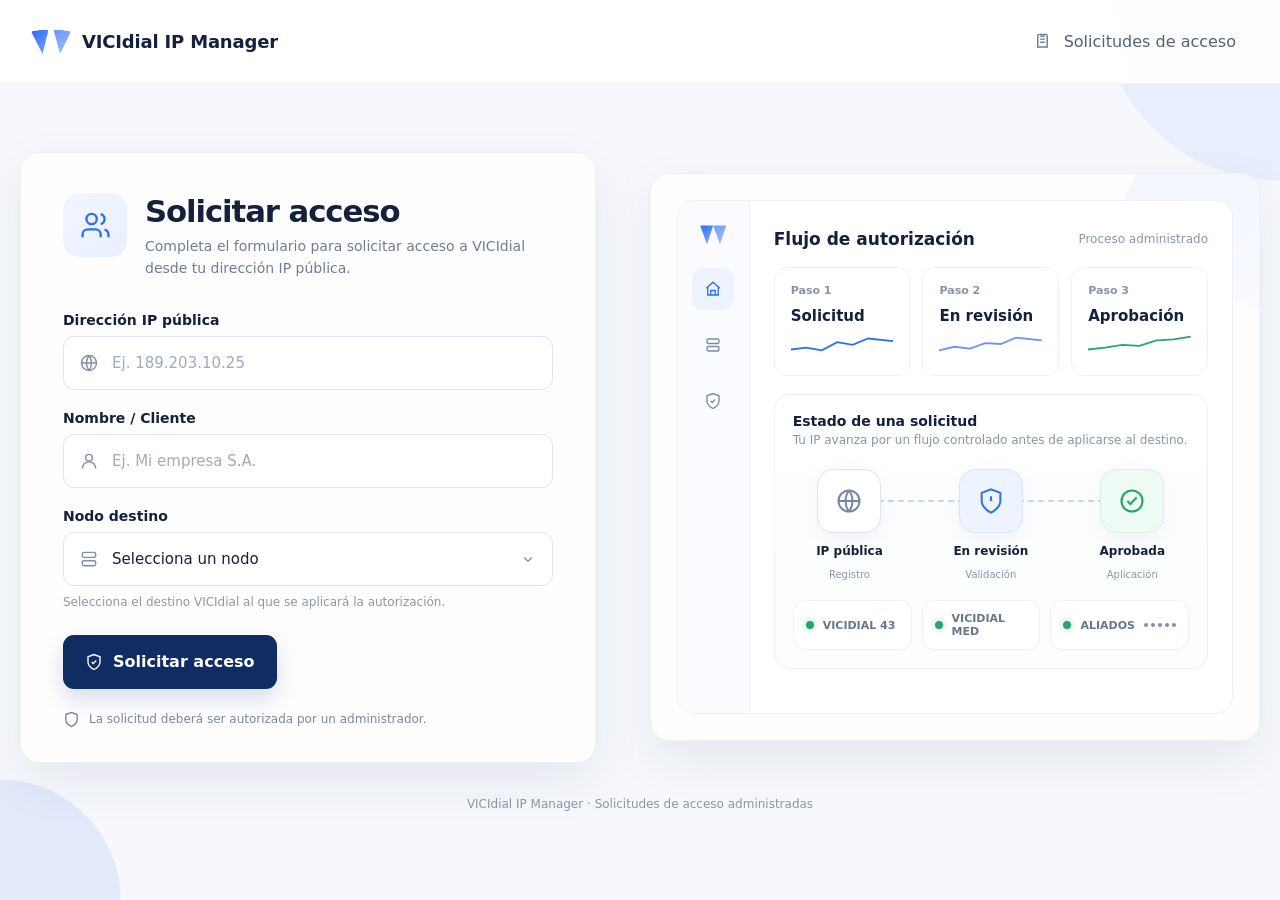
<file: backups/index_2026-09-02_pre_todos_centros.html>
<!DOCTYPE html>
<html lang="es">
<head>
<meta charset="UTF-8">
<meta name="viewport" content="width=device-width, initial-scale=1.0">
<title>Solicitud de acceso VICIdial</title>

<style>
:root {
    --bg: #f6f8fc;
    --panel: #ffffff;
    --text: #15213c;
    --muted: #6f7c95;
    --line: #dfe5ef;
    --line-soft: #edf1f7;
    --blue: #2f6df6;
    --blue-strong: #0f2c63;
    --blue-soft: #eef4ff;
    --green: #25a66a;
    --green-soft: #eefaf4;
    --danger: #c63f4f;
    --danger-soft: #fff1f3;
    --shadow: 0 18px 50px rgba(24, 44, 82, .08);
}

* {
    box-sizing: border-box;
}

html,
body {
    margin: 0;
    min-height: 100%;
}

body {
    font-family: Inter, ui-sans-serif, system-ui, -apple-system, BlinkMacSystemFont, "Segoe UI", sans-serif;
    background:
        radial-gradient(circle at 0% 100%, rgba(47,109,246,.10) 0 120px, transparent 121px),
        radial-gradient(circle at 100% 0%, rgba(47,109,246,.07) 0 180px, transparent 181px),
        var(--bg);
    color: var(--text);
}

.topbar {
    height: 84px;
    display: flex;
    align-items: center;
    justify-content: space-between;
    padding: 0 32px;
    background: rgba(255,255,255,.94);
    border-bottom: 1px solid var(--line-soft);
    backdrop-filter: blur(12px);
    position: sticky;
    top: 0;
    z-index: 5;
}

.brand,
.topbar-note {
    display: flex;
    align-items: center;
    gap: 12px;
}

.brand-mark {
    width: 38px;
    height: 30px;
    position: relative;
}

.brand-mark::before,
.brand-mark::after {
    content: "";
    position: absolute;
    top: 3px;
    width: 18px;
    height: 24px;
    background: linear-gradient(145deg, #2f6df6, #7fa5ff);
    clip-path: polygon(0 0, 100% 0, 52% 100%);
    border-radius: 4px;
}

.brand-mark::before {
    left: 0;
    transform: rotate(-6deg);
}

.brand-mark::after {
    right: 0;
    opacity: .72;
    transform: rotate(6deg);
}

.brand-title {
    font-size: 18px;
    font-weight: 800;
    letter-spacing: -.01em;
}

.topbar-note {
    color: #53617a;
    font-size: 14px;
    font-weight: 600;
}

.topbar-note svg {
    width: 19px;
    height: 19px;
    stroke: #6f7c95;
}

button.topbar-note {
    border: 0;
    background: transparent;
    font: inherit;
    cursor: pointer;
    padding: 10px 12px;
    border-radius: 10px;
    transition: background .16s ease, color .16s ease;
}

button.topbar-note:hover {
    background: var(--blue-soft);
    color: var(--blue-strong);
}

.history-modal {
    position: fixed;
    inset: 0;
    display: none;
    align-items: center;
    justify-content: center;
    padding: 24px;
    background: rgba(15, 28, 52, .34);
    backdrop-filter: blur(4px);
    z-index: 50;
}

.history-modal.open {
    display: flex;
}

.history-card {
    width: min(940px, 100%);
    max-height: min(760px, calc(100vh - 48px));
    overflow: hidden;
    background: #fff;
    border: 1px solid var(--line-soft);
    border-radius: 20px;
    box-shadow: 0 28px 80px rgba(15, 32, 65, .18);
    display: flex;
    flex-direction: column;
}

.history-head {
    display: flex;
    align-items: center;
    justify-content: space-between;
    gap: 18px;
    padding: 24px 26px 18px;
    border-bottom: 1px solid var(--line-soft);
}

.history-head h2 {
    margin: 0 0 5px;
    font-size: 22px;
}

.history-head p {
    margin: 0;
    color: var(--muted);
    font-size: 13px;
}

.history-actions {
    display: flex;
    align-items: center;
    gap: 8px;
}

.icon-btn,
.refresh-btn {
    border: 1px solid var(--line);
    background: #fff;
    color: #58667d;
    font: inherit;
    font-weight: 700;
    cursor: pointer;
}

.icon-btn {
    width: 40px;
    height: 40px;
    border-radius: 10px;
    display: grid;
    place-items: center;
}

.refresh-btn {
    height: 40px;
    border-radius: 10px;
    padding: 0 14px;
}

.icon-btn:hover,
.refresh-btn:hover {
    background: #f7f9fd;
}

.history-body {
    padding: 18px 26px 26px;
    overflow: auto;
}

.history-empty {
    padding: 48px 18px;
    text-align: center;
    color: var(--muted);
    border: 1px dashed var(--line);
    border-radius: 14px;
    background: #fbfcff;
}

.history-list {
    display: grid;
    gap: 12px;
}

.history-item {
    display: grid;
    grid-template-columns: 86px minmax(140px, 1.15fr) minmax(130px, 1fr) 130px 170px;
    gap: 14px;
    align-items: center;
    padding: 15px 16px;
    border: 1px solid var(--line-soft);
    border-radius: 14px;
    background: #fff;
}

.history-item.header {
    padding-top: 4px;
    padding-bottom: 8px;
    border: 0;
    border-radius: 0;
    background: transparent;
    color: #8995a9;
    font-size: 11px;
    font-weight: 800;
    text-transform: uppercase;
    letter-spacing: .04em;
}

.history-folio {
    font-weight: 800;
    color: var(--blue-strong);
}

.history-ip,
.history-dest,
.history-date {
    color: #65728a;
    font-size: 13px;
}

.status-badge {
    display: inline-flex;
    align-items: center;
    justify-content: center;
    min-width: 92px;
    min-height: 30px;
    padding: 5px 10px;
    border-radius: 999px;
    font-size: 11px;
    font-weight: 800;
    letter-spacing: .01em;
}

.status-pending {
    color: #856914;
    background: #fff7d7;
}

.status-applying,
.status-revoking {
    color: #245cb8;
    background: #eaf2ff;
}

.status-active {
    color: #17734b;
    background: #eaf8f1;
}

.status-revoked {
    color: #65728a;
    background: #f0f3f7;
}

.status-error {
    color: #a53443;
    background: #fff0f2;
}

.status-unknown {
    color: #65728a;
    background: #f2f4f8;
}

.history-note {
    margin-top: 16px;
    color: #8a96aa;
    font-size: 12px;
    line-height: 1.5;
}

.page {
    width: min(1320px, calc(100% - 40px));
    margin: 0 auto;
    padding: 68px 0 46px;
}

.workspace {
    display: grid;
    grid-template-columns: minmax(0, 1fr) minmax(0, 1.06fr);
    gap: 54px;
    align-items: center;
}

.request-card,
.visual-panel {
    background: rgba(255,255,255,.92);
    border: 1px solid var(--line-soft);
    border-radius: 20px;
    box-shadow: var(--shadow);
}

.request-card {
    padding: 40px 42px 34px;
}

.card-head {
    display: flex;
    align-items: flex-start;
    gap: 18px;
    margin-bottom: 32px;
}

.card-icon {
    width: 64px;
    height: 64px;
    flex: 0 0 64px;
    border-radius: 16px;
    display: grid;
    place-items: center;
    background: linear-gradient(145deg, #f2f6ff, #e8efff);
}

.card-icon svg {
    width: 31px;
    height: 31px;
    stroke: var(--blue);
}

.card-head h1 {
    margin: 2px 0 8px;
    font-size: clamp(28px, 2.4vw, 38px);
    line-height: 1.08;
    letter-spacing: -.035em;
}

.card-head p {
    margin: 0;
    max-width: 480px;
    color: var(--muted);
    line-height: 1.55;
    font-size: 14px;
}

.field {
    margin-bottom: 20px;
}

label {
    display: block;
    margin-bottom: 8px;
    font-size: 14px;
    font-weight: 750;
}

.input-shell {
    position: relative;
}

.input-icon {
    position: absolute;
    left: 16px;
    top: 50%;
    width: 20px;
    height: 20px;
    transform: translateY(-50%);
    stroke: #8190aa;
    pointer-events: none;
}

input,
select {
    width: 100%;
    height: 54px;
    border: 1px solid var(--line);
    border-radius: 11px;
    padding: 0 16px 0 48px;
    background: #fff;
    color: var(--text);
    font: inherit;
    font-size: 15px;
    outline: none;
    transition: border-color .18s ease, box-shadow .18s ease;
}

select {
    appearance: none;
    padding-right: 44px;
    cursor: pointer;
}

.select-arrow {
    position: absolute;
    right: 16px;
    top: 50%;
    width: 18px;
    height: 18px;
    transform: translateY(-50%);
    stroke: #8190aa;
    pointer-events: none;
}

input::placeholder {
    color: #a0abc0;
}

input:focus,
select:focus {
    border-color: #8db0ff;
    box-shadow: 0 0 0 4px rgba(47,109,246,.09);
}

.hint {
    margin-top: 8px;
    color: #8a96aa;
    font-size: 12px;
    line-height: 1.45;
}

#submitBtn {
    display: inline-flex;
    align-items: center;
    justify-content: center;
    gap: 10px;
    min-width: 205px;
    height: 54px;
    margin-top: 4px;
    border: 0;
    border-radius: 11px;
    padding: 0 22px;
    background: var(--blue-strong);
    color: #fff;
    font: inherit;
    font-weight: 800;
    cursor: pointer;
    box-shadow: 0 10px 22px rgba(15,44,99,.16);
    transition: transform .16s ease, opacity .16s ease, box-shadow .16s ease;
}

#submitBtn:hover:not(:disabled) {
    transform: translateY(-1px);
    box-shadow: 0 13px 26px rgba(15,44,99,.20);
}

#submitBtn:disabled {
    cursor: not-allowed;
    opacity: .62;
}

#submitBtn svg {
    width: 18px;
    height: 18px;
    stroke: currentColor;
}

.message {
    display: none;
    margin-top: 20px;
    padding: 14px 16px;
    border-radius: 11px;
    font-size: 14px;
    line-height: 1.5;
}

.message.success {
    display: block;
    background: var(--green-soft);
    border: 1px solid #bfe8d1;
    color: #1f714d;
}

.message.error {
    display: block;
    background: var(--danger-soft);
    border: 1px solid #efc2c8;
    color: #9b2f3d;
}

.request-note {
    display: flex;
    align-items: center;
    gap: 9px;
    margin-top: 22px;
    color: #7a879d;
    font-size: 12px;
}

.request-note svg {
    width: 17px;
    height: 17px;
    stroke: #6f7c95;
}

.visual-panel {
    min-height: 566px;
    padding: 26px;
    position: relative;
    overflow: hidden;
}

.visual-panel::before {
    content: "";
    position: absolute;
    width: 210px;
    height: 210px;
    right: -90px;
    top: -90px;
    border-radius: 44px;
    background: linear-gradient(145deg, rgba(47,109,246,.08), rgba(127,165,255,.03));
    transform: rotate(24deg);
}

.visual-window {
    height: 100%;
    min-height: 514px;
    border: 1px solid var(--line-soft);
    border-radius: 17px;
    background: rgba(255,255,255,.98);
    overflow: hidden;
    position: relative;
}

.mini-sidebar {
    position: absolute;
    inset: 0 auto 0 0;
    width: 72px;
    border-right: 1px solid var(--line-soft);
    background: #fbfcff;
    display: flex;
    flex-direction: column;
    align-items: center;
    gap: 14px;
    padding-top: 22px;
}

.mini-logo {
    width: 28px;
    height: 22px;
    margin-bottom: 9px;
    position: relative;
}

.mini-logo::before,
.mini-logo::after {
    content: "";
    position: absolute;
    top: 2px;
    width: 13px;
    height: 19px;
    background: linear-gradient(145deg, #2f6df6, #88aaff);
    clip-path: polygon(0 0, 100% 0, 52% 100%);
}

.mini-logo::before { left: 1px; }
.mini-logo::after { right: 1px; opacity: .7; }

.mini-nav {
    width: 42px;
    height: 42px;
    border-radius: 11px;
    display: grid;
    place-items: center;
    background: transparent;
}

.mini-nav.active {
    background: var(--blue-soft);
}

.mini-nav svg {
    width: 18px;
    height: 18px;
    stroke: #7c8ba4;
}

.mini-nav.active svg {
    stroke: var(--blue);
}

.visual-content {
    margin-left: 72px;
    padding: 28px 24px 26px;
}

.flow-title {
    display: flex;
    align-items: center;
    justify-content: space-between;
    gap: 20px;
    margin-bottom: 18px;
}

.flow-title h2 {
    margin: 0;
    font-size: 17px;
}

.flow-title span {
    color: #8a96aa;
    font-size: 12px;
}

.status-grid {
    display: grid;
    grid-template-columns: repeat(3, 1fr);
    gap: 12px;
    margin-bottom: 18px;
}

.status-card {
    min-height: 98px;
    padding: 16px;
    border: 1px solid var(--line-soft);
    border-radius: 13px;
    background: #fff;
}

.status-card .eyebrow {
    color: #8793a7;
    font-size: 11px;
    font-weight: 700;
    margin-bottom: 10px;
}

.status-card strong {
    display: block;
    color: var(--text);
    font-size: 15px;
    margin-bottom: 8px;
}

.spark {
    width: 100%;
    height: 22px;
}

.spark polyline {
    fill: none;
    stroke: var(--blue);
    stroke-width: 2;
}

.status-card:nth-child(2) .spark polyline {
    stroke: #6f8eff;
}

.status-card:nth-child(3) .spark polyline {
    stroke: var(--green);
}

.process-card {
    border: 1px solid var(--line-soft);
    border-radius: 15px;
    padding: 18px;
    background: linear-gradient(180deg, #fff, #fbfdff);
}

.process-card h3 {
    margin: 0 0 4px;
    font-size: 14px;
}

.process-card > p {
    margin: 0 0 22px;
    color: #8995a9;
    font-size: 12px;
}

.steps {
    display: grid;
    grid-template-columns: repeat(3, 1fr);
    gap: 28px;
    align-items: start;
    position: relative;
}

.steps::before {
    content: "";
    position: absolute;
    left: 14%;
    right: 14%;
    top: 31px;
    border-top: 2px dashed #c7d6fb;
}

.step {
    position: relative;
    z-index: 1;
    text-align: center;
}

.step-icon {
    width: 64px;
    height: 64px;
    margin: 0 auto 11px;
    display: grid;
    place-items: center;
    background: #fff;
    border: 1px solid var(--line);
    border-radius: 16px;
    box-shadow: 0 8px 20px rgba(31,60,112,.06);
}

.step-icon svg {
    width: 28px;
    height: 28px;
    stroke: #7586a5;
}

.step:nth-child(2) .step-icon {
    background: var(--blue-soft);
}

.step:nth-child(2) .step-icon svg {
    stroke: var(--blue);
}

.step:nth-child(3) .step-icon {
    background: var(--green-soft);
    border-color: #d8f0e4;
}

.step:nth-child(3) .step-icon svg {
    stroke: var(--green);
}

.step strong {
    display: block;
    font-size: 12px;
    margin-bottom: 5px;
}

.step span {
    color: #8a96aa;
    font-size: 10px;
    line-height: 1.4;
}

.destinations {
    display: grid;
    grid-template-columns: repeat(3, 1fr);
    gap: 10px;
    margin-top: 18px;
}

.destination {
    border: 1px solid var(--line-soft);
    border-radius: 12px;
    padding: 11px 12px;
    display: flex;
    align-items: center;
    gap: 9px;
    color: #68758b;
    font-size: 11px;
    font-weight: 700;
    background: #fff;
}

.dot {
    width: 8px;
    height: 8px;
    flex: 0 0 8px;
    border-radius: 50%;
    background: var(--green);
    box-shadow: 0 0 0 4px rgba(37,166,106,.08);
}

.aliados-cluster {
    display: inline-flex;
    align-items: center;
    gap: 3px;
    margin-left: auto;
}

.aliados-cluster i {
    width: 4px;
    height: 4px;
    border-radius: 50%;
    background: #7f91b2;
    display: block;
}

.page-footer {
    padding-top: 34px;
    text-align: center;
    color: #8995a9;
    font-size: 12px;
}

@media (max-width: 980px) {
    .workspace {
        grid-template-columns: 1fr;
        gap: 28px;
    }

    .visual-panel {
        min-height: auto;
    }

    .visual-window {
        min-height: 470px;
    }
}

@media (max-width: 680px) {
    .topbar {
        height: 72px;
        padding: 0 18px;
    }

    .brand-title {
        font-size: 16px;
    }

    .topbar-note span {
        display: none;
    }

    .page {
        width: min(100% - 24px, 1320px);
        padding-top: 26px;
    }

    .request-card {
        padding: 28px 22px 24px;
    }

    .card-head {
        gap: 13px;
    }

    .card-icon {
        width: 52px;
        height: 52px;
        flex-basis: 52px;
    }

    .card-head h1 {
        font-size: 26px;
    }

    #submitBtn {
        width: 100%;
    }

    .visual-panel {
        padding: 14px;
    }

    .mini-sidebar {
        display: none;
    }

    .visual-content {
        margin-left: 0;
        padding: 20px 16px;
    }

    .status-grid,
    .destinations {
        grid-template-columns: 1fr;
    }

    .steps {
        gap: 10px;
    }

    .steps::before {
        display: none;
    }

    .step-icon {
        width: 54px;
        height: 54px;
    }

    .history-modal {
        padding: 10px;
    }

    .history-head {
        align-items: flex-start;
        padding: 18px;
    }

    .history-head p {
        max-width: 220px;
    }

    .refresh-btn {
        display: none;
    }

    .history-body {
        padding: 12px 18px 20px;
    }

    .history-item,
    .history-item.header {
        grid-template-columns: 72px 1fr;
        gap: 7px 12px;
    }

    .history-item.header {
        display: none;
    }

    .history-item > div:nth-child(3),
    .history-item > div:nth-child(4),
    .history-item > div:nth-child(5) {
        grid-column: 2;
    }
}
</style>
</head>

<body>

<header class="topbar">
    <div class="brand">
        <div class="brand-mark" aria-hidden="true"></div>
        <div class="brand-title">VICIdial IP Manager</div>
    </div>

    <button class="topbar-note" id="requestsBtn" type="button" aria-haspopup="dialog">
        <svg viewBox="0 0 24 24" fill="none" stroke-width="1.8">
            <path d="M9 5h6M9 9h6M8 3h8a2 2 0 0 1 2 2v14H6V5a2 2 0 0 1 2-2Z"/>
            <path d="M9 13h6"/>
        </svg>
        <span>Solicitudes de acceso</span>
    </button>
</header>

<main class="page">

    <section class="workspace">

        <article class="request-card">

            <div class="card-head">
                <div class="card-icon">
                    <svg viewBox="0 0 24 24" fill="none" stroke-width="1.8">
                        <path d="M16 21v-2a4 4 0 0 0-4-4H6a4 4 0 0 0-4 4v2"/>
                        <circle cx="9" cy="7" r="4"/>
                        <path d="M22 21v-2a4 4 0 0 0-3-3.87M16 3.13a4 4 0 0 1 0 7.75"/>
                    </svg>
                </div>

                <div>
                    <h1>Solicitar acceso</h1>
                    <p>
                        Completa el formulario para solicitar acceso a VICIdial
                        desde tu dirección IP pública.
                    </p>
                </div>
            </div>

            <form id="requestForm">

                <div class="field">
                    <label for="ip">Dirección IP pública</label>
                    <div class="input-shell">
                        <svg class="input-icon" viewBox="0 0 24 24" fill="none" stroke-width="1.7">
                            <circle cx="12" cy="12" r="9"/>
                            <path d="M3 12h18M12 3a15 15 0 0 1 0 18M12 3a15 15 0 0 0 0 18"/>
                        </svg>

                        <input
                            id="ip"
                            type="text"
                            maxlength="45"
                            placeholder="Ej. 189.203.10.25"
                            autocomplete="off"
                            required
                        >
                    </div>
                </div>

                <div class="field">
                    <label for="requester">Nombre / Cliente</label>
                    <div class="input-shell">
                        <svg class="input-icon" viewBox="0 0 24 24" fill="none" stroke-width="1.7">
                            <circle cx="12" cy="8" r="4"/>
                            <path d="M4 21a8 8 0 0 1 16 0"/>
                        </svg>

                        <input
                            id="requester"
                            type="text"
                            maxlength="80"
                            placeholder="Ej. Mi empresa S.A."
                            autocomplete="organization"
                            required
                        >
                    </div>
                </div>

                <div class="field">
                    <label for="node_name">Nodo destino</label>

                    <div class="input-shell">
                        <svg class="input-icon" viewBox="0 0 24 24" fill="none" stroke-width="1.7">
                            <rect x="4" y="4" width="16" height="6" rx="2"/>
                            <rect x="4" y="14" width="16" height="6" rx="2"/>
                            <path d="M8 7h.01M8 17h.01"/>
                        </svg>

                        <select id="node_name" required>
                            <option value="">Selecciona un nodo</option>
                            <option value="vicidial43">VICIDIAL 43</option>
                            <option value="VicidialMED">VICIDIAL MED</option>
                            <option value="ALIADOS">ALIADOS</option>
                        </select>

                        <svg class="select-arrow" viewBox="0 0 24 24" fill="none" stroke-width="1.8">
                            <path d="m7 10 5 5 5-5"/>
                        </svg>
                    </div>

                    <div class="hint">
                        Selecciona el destino VICIdial al que se aplicará la autorización.
                    </div>
                </div>

                <button id="submitBtn" type="submit">
                    <svg viewBox="0 0 24 24" fill="none" stroke-width="1.8">
                        <path d="M12 22s8-4 8-10V5l-8-3-8 3v7c0 6 8 10 8 10Z"/>
                        <path d="m9 12 2 2 4-4"/>
                    </svg>
                    <span>Solicitar acceso</span>
                </button>

            </form>

            <div id="message" class="message"></div>

            <div class="request-note">
                <svg viewBox="0 0 24 24" fill="none" stroke-width="1.8">
                    <path d="M12 22s8-4 8-10V5l-8-3-8 3v7c0 6 8 10 8 10Z"/>
                </svg>
                La solicitud deberá ser autorizada por un administrador.
            </div>

        </article>

        <aside class="visual-panel" aria-label="Flujo de autorización">

            <div class="visual-window">

                <div class="mini-sidebar">
                    <div class="mini-logo"></div>

                    <div class="mini-nav active">
                        <svg viewBox="0 0 24 24" fill="none" stroke-width="1.8">
                            <path d="m3 11 9-8 9 8"/>
                            <path d="M5 10v10h14V10M9 20v-6h6v6"/>
                        </svg>
                    </div>

                    <div class="mini-nav">
                        <svg viewBox="0 0 24 24" fill="none" stroke-width="1.8">
                            <rect x="4" y="4" width="16" height="6" rx="2"/>
                            <rect x="4" y="14" width="16" height="6" rx="2"/>
                        </svg>
                    </div>

                    <div class="mini-nav">
                        <svg viewBox="0 0 24 24" fill="none" stroke-width="1.8">
                            <path d="M12 22s8-4 8-10V5l-8-3-8 3v7c0 6 8 10 8 10Z"/>
                            <path d="m9 12 2 2 4-4"/>
                        </svg>
                    </div>
                </div>

                <div class="visual-content">

                    <div class="flow-title">
                        <h2>Flujo de autorización</h2>
                        <span>Proceso administrado</span>
                    </div>

                    <div class="status-grid">

                        <div class="status-card">
                            <div class="eyebrow">Paso 1</div>
                            <strong>Solicitud</strong>
                            <svg class="spark" viewBox="0 0 120 24" preserveAspectRatio="none">
                                <polyline points="0,18 18,16 36,19 54,10 72,13 90,6 120,9"/>
                            </svg>
                        </div>

                        <div class="status-card">
                            <div class="eyebrow">Paso 2</div>
                            <strong>En revisión</strong>
                            <svg class="spark" viewBox="0 0 120 24" preserveAspectRatio="none">
                                <polyline points="0,19 18,15 36,17 54,11 72,12 90,5 120,8"/>
                            </svg>
                        </div>

                        <div class="status-card">
                            <div class="eyebrow">Paso 3</div>
                            <strong>Aprobación</strong>
                            <svg class="spark" viewBox="0 0 120 24" preserveAspectRatio="none">
                                <polyline points="0,18 20,16 40,13 60,14 80,8 100,7 120,4"/>
                            </svg>
                        </div>

                    </div>

                    <div class="process-card">
                        <h3>Estado de una solicitud</h3>
                        <p>Tu IP avanza por un flujo controlado antes de aplicarse al destino.</p>

                        <div class="steps">

                            <div class="step">
                                <div class="step-icon">
                                    <svg viewBox="0 0 24 24" fill="none" stroke-width="1.7">
                                        <circle cx="12" cy="12" r="9"/>
                                        <path d="M3 12h18M12 3a15 15 0 0 1 0 18M12 3a15 15 0 0 0 0 18"/>
                                    </svg>
                                </div>
                                <strong>IP pública</strong>
                                <span>Registro</span>
                            </div>

                            <div class="step">
                                <div class="step-icon">
                                    <svg viewBox="0 0 24 24" fill="none" stroke-width="1.7">
                                        <path d="M12 22s8-4 8-10V5l-8-3-8 3v7c0 6 8 10 8 10Z"/>
                                        <path d="M12 8v4M12 16h.01"/>
                                    </svg>
                                </div>
                                <strong>En revisión</strong>
                                <span>Validación</span>
                            </div>

                            <div class="step">
                                <div class="step-icon">
                                    <svg viewBox="0 0 24 24" fill="none" stroke-width="1.8">
                                        <circle cx="12" cy="12" r="9"/>
                                        <path d="m8 12 2.5 2.5L16 9"/>
                                    </svg>
                                </div>
                                <strong>Aprobada</strong>
                                <span>Aplicación</span>
                            </div>

                        </div>

                        <div class="destinations">

                            <div class="destination">
                                <span class="dot"></span>
                                VICIDIAL 43
                            </div>

                            <div class="destination">
                                <span class="dot"></span>
                                VICIDIAL MED
                            </div>

                            <div class="destination">
                                <span class="dot"></span>
                                ALIADOS

                                <span class="aliados-cluster" aria-hidden="true">
                                    <i></i><i></i><i></i><i></i><i></i>
                                </span>
                            </div>

                        </div>

                    </div>

                </div>

            </div>

        </aside>

    </section>

    <footer class="page-footer">
        VICIdial IP Manager · Solicitudes de acceso administradas
    </footer>

</main>

<div class="history-modal" id="historyModal" aria-hidden="true">
    <section class="history-card" role="dialog" aria-modal="true" aria-labelledby="historyTitle">
        <div class="history-head">
            <div>
                <h2 id="historyTitle">Mis solicitudes</h2>
                <p>Solicitudes enviadas desde este navegador y su estado actual.</p>
            </div>

            <div class="history-actions">
                <button class="refresh-btn" id="refreshHistoryBtn" type="button">Actualizar</button>
                <button class="icon-btn" id="closeHistoryBtn" type="button" aria-label="Cerrar">✕</button>
            </div>
        </div>

        <div class="history-body" id="historyBody">
            <div class="history-empty">Cargando solicitudes...</div>
        </div>
    </section>
</div>

<script>
const form = document.getElementById("requestForm");
const button = document.getElementById("submitBtn");
const message = document.getElementById("message");
const defaultButtonText = "Solicitar acceso";
const historyKey = "vicidial_ip_manager_requests_v1";
const requestsBtn = document.getElementById("requestsBtn");
const historyModal = document.getElementById("historyModal");
const historyBody = document.getElementById("historyBody");
const refreshHistoryBtn = document.getElementById("refreshHistoryBtn");
const closeHistoryBtn = document.getElementById("closeHistoryBtn");
const publicApiBase = "https://vicidial97.directo.com/ip-manager-public-api";


function getStoredRequests() {
    try {
        const raw = localStorage.getItem(historyKey);
        const data = raw ? JSON.parse(raw) : [];
        return Array.isArray(data) ? data : [];
    }
    catch (error) {
        return [];
    }
}


function saveStoredRequests(items) {
    localStorage.setItem(historyKey, JSON.stringify(items.slice(0, 50)));
}


function rememberRequest(item) {
    const current = getStoredRequests().filter(function(row) {
        return String(row.id) !== String(item.id);
    });

    current.unshift(item);
    saveStoredRequests(current);
}


function statusLabel(status) {
    const map = {
        PENDING: "Pendiente",
        APPLYING: "Aplicando",
        ACTIVE: "Activa",
        REVOKING: "Revocando",
        REVOKED: "Revocada",
        ERROR: "Error"
    };

    return map[status] || status || "Sin dato";
}


function statusClass(status) {
    const value = String(status || "").toLowerCase();

    if (value === "pending") return "status-pending";
    if (value === "applying") return "status-applying";
    if (value === "active") return "status-active";
    if (value === "revoking") return "status-revoking";
    if (value === "revoked") return "status-revoked";
    if (value === "error") return "status-error";

    return "status-unknown";
}


function escapeHtml(value) {
    return String(value == null ? "" : value)
        .replace(/&/g, "&amp;")
        .replace(/</g, "&lt;")
        .replace(/>/g, "&gt;")
        .replace(/"/g, "&quot;")
        .replace(/'/g, "&#039;");
}


function formatLocalDate(value) {
    if (!value) return "—";

    const date = new Date(value);

    if (Number.isNaN(date.getTime())) {
        return escapeHtml(value);
    }

    return date.toLocaleString("es-MX", {
        dateStyle: "short",
        timeStyle: "short"
    });
}


async function fetchRequestStatus(item) {
    try {
        const response = await fetch(
            publicApiBase + "/requests/" + encodeURIComponent(item.id),
            {
                method: "GET",
                headers: {
                    "Accept": "application/json"
                },
                cache: "no-store"
            }
        );

        if (!response.ok) {
            throw new Error("HTTP " + response.status);
        }

        const data = await response.json();

        return Object.assign({}, item, {
            status: data.status || item.status,
            ip: data.ip || item.ip,
            node_name: data.node_name || item.node_name,
            created_at: data.created_at || item.created_at
        });
    }
    catch (error) {
        return Object.assign({}, item, {
            sync_error: true
        });
    }
}


function renderHistory(items) {
    if (!items.length) {
        historyBody.innerHTML =
            '<div class="history-empty">' +
            'Todavía no hay solicitudes enviadas desde este navegador.' +
            '</div>' +
            '<div class="history-note">' +
            'Cuando envíes una solicitud desde esta página, su folio quedará guardado aquí para consultar su estado.' +
            '</div>';
        return;
    }

    let html =
        '<div class="history-list">' +
        '<div class="history-item header">' +
        '<div>Folio</div>' +
        '<div>IP</div>' +
        '<div>Destino</div>' +
        '<div>Estado</div>' +
        '<div>Fecha</div>' +
        '</div>';

    items.forEach(function(item) {
        const currentStatus = item.status || "UNKNOWN";
        const displayStatus = item.sync_error
            ? statusLabel(currentStatus) + " *"
            : statusLabel(currentStatus);

        html +=
            '<div class="history-item">' +
            '<div class="history-folio">#' + escapeHtml(item.id) + '</div>' +
            '<div class="history-ip">' + escapeHtml(item.ip || "—") + '</div>' +
            '<div class="history-dest">' + escapeHtml(item.destination || item.node_name || "—") + '</div>' +
            '<div><span class="status-badge ' + statusClass(currentStatus) + '">' +
            escapeHtml(displayStatus) +
            '</span></div>' +
            '<div class="history-date">' + formatLocalDate(item.created_at) + '</div>' +
            '</div>';
    });

    html += '</div>';

    if (items.some(function(item) { return item.sync_error; })) {
        html +=
            '<div class="history-note">' +
            '* No fue posible actualizar uno o más estados en este momento; se muestra el último estado conocido.' +
            '</div>';
    }
    else {
        html +=
            '<div class="history-note">' +
            'Los estados se consultan al backend cada vez que abres o actualizas esta ventana.' +
            '</div>';
    }

    historyBody.innerHTML = html;
}


async function loadHistory() {
    const stored = getStoredRequests();

    if (!stored.length) {
        renderHistory([]);
        return;
    }

    historyBody.innerHTML =
        '<div class="history-empty">Consultando estados actuales...</div>';

    const refreshed = await Promise.all(
        stored.map(fetchRequestStatus)
    );

    saveStoredRequests(
        refreshed.map(function(item) {
            const copy = Object.assign({}, item);
            delete copy.sync_error;
            return copy;
        })
    );

    renderHistory(refreshed);
}


function openHistory() {
    historyModal.classList.add("open");
    historyModal.setAttribute("aria-hidden", "false");
    document.body.style.overflow = "hidden";
    loadHistory();
}


function closeHistory() {
    historyModal.classList.remove("open");
    historyModal.setAttribute("aria-hidden", "true");
    document.body.style.overflow = "";
}


requestsBtn.addEventListener("click", openHistory);
refreshHistoryBtn.addEventListener("click", loadHistory);
closeHistoryBtn.addEventListener("click", closeHistory);

historyModal.addEventListener("click", function(event) {
    if (event.target === historyModal) {
        closeHistory();
    }
});

document.addEventListener("keydown", function(event) {
    if (event.key === "Escape" && historyModal.classList.contains("open")) {
        closeHistory();
    }
});


function showMessage(type, text) {

    message.className = "message " + type;
    message.textContent = text;
}


form.addEventListener("submit", async function(event) {

    event.preventDefault();

    button.disabled = true;
    button.querySelector("span").textContent = "Enviando...";

    message.className = "message";
    message.textContent = "";

    const nodeSelect = document.getElementById("node_name");

    const payload = {
        ip: document.getElementById("ip").value.trim(),
        requester: document.getElementById("requester").value.trim(),
        node_name: nodeSelect.value
    };

    try {

        const response = await fetch(
            "https://vicidial97.directo.com/ip-manager-public-api/requests",
            {
                method: "POST",
                headers: {
                    "Content-Type": "application/json"
                },
                body: JSON.stringify(payload)
            }
        );

        const data = await response.json();

        if (!response.ok) {

            let detail = data.detail || "No fue posible crear la solicitud.";

            if (typeof detail === "object") {
                detail = JSON.stringify(detail);
            }

            throw new Error(detail);
        }

        const destination =
            nodeSelect.options[nodeSelect.selectedIndex].text;

        showMessage(
            "success",
            "Solicitud recibida. Folio #" +
            data.id +
            " | IP: " +
            data.ip +
            " | Destino: " +
            destination +
            " | Estado: " +
            data.status
        );

        rememberRequest({
            id: data.id,
            ip: data.ip || payload.ip,
            requester: payload.requester,
            node_name: payload.node_name,
            destination: destination,
            status: data.status || "PENDING",
            created_at: data.created_at || new Date().toISOString()
        });

        form.reset();

    }
    catch (error) {

        showMessage(
            "error",
            error.message
        );
    }
    finally {

        button.disabled = false;
        button.querySelector("span").textContent = defaultButtonText;
    }

});
</script>

</body>
</html>
</file>
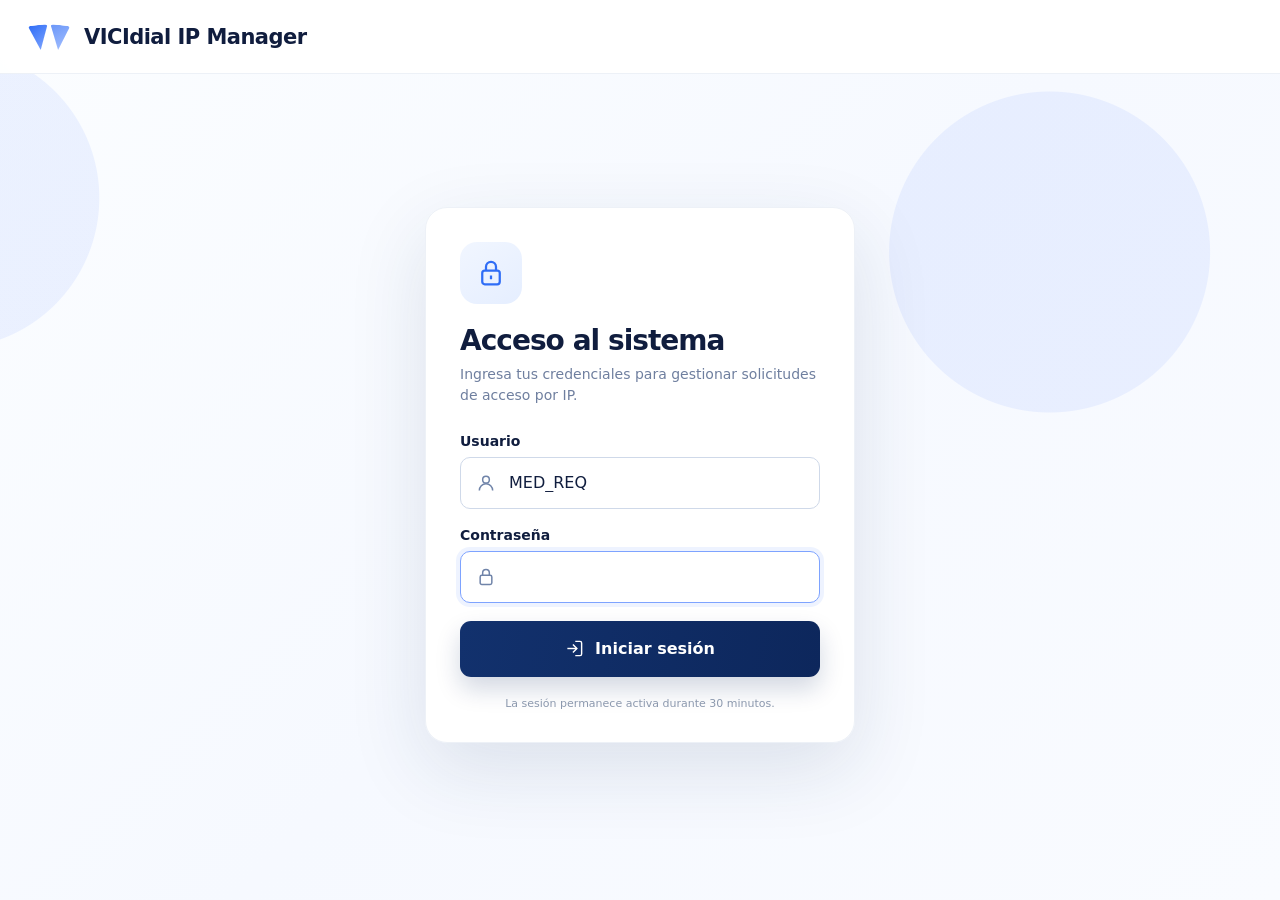
<file: backups/index_2026-09-07_pre_expiration_ui.html>
<!DOCTYPE html>
<html lang="es">
<head>
<meta charset="UTF-8">
<meta name="viewport" content="width=device-width, initial-scale=1.0">
<title>VICIdial IP Manager</title>

<style>
:root {
    --bg: #f7f9fd;
    --panel: rgba(255,255,255,.96);
    --text: #101d3e;
    --muted: #6f7f9f;
    --line: #dce4f1;
    --line-soft: #edf1f7;
    --blue: #2f6df6;
    --blue-dark: #102d65;
    --blue-soft: #eef4ff;
    --green: #12a660;
    --green-soft: #eaf9f1;
    --amber: #f2a400;
    --amber-soft: #fff6dc;
    --red: #e54855;
    --red-soft: #fff0f2;
    --shadow: 0 20px 60px rgba(30,55,98,.08);
}

* { box-sizing: border-box; }
html, body { margin: 0; min-height: 100%; }

body {
    font-family: Inter, ui-sans-serif, system-ui, -apple-system, BlinkMacSystemFont, "Segoe UI", sans-serif;
    color: var(--text);
    background:
        radial-gradient(circle at -4% 22%, rgba(81,126,255,.09) 0 150px, transparent 151px),
        radial-gradient(circle at 82% 28%, rgba(81,126,255,.09) 0 160px, transparent 161px),
        linear-gradient(135deg, #fbfdff 0%, #f6f9ff 52%, #f9fbff 100%);
}

button, input, select { font: inherit; }
[hidden] { display: none !important; }

.topbar {
    height: 74px;
    display: flex;
    align-items: center;
    justify-content: space-between;
    padding: 0 max(28px, calc((100vw - 1450px) / 2));
    background: rgba(255,255,255,.94);
    border-bottom: 1px solid var(--line-soft);
    backdrop-filter: blur(16px);
}

.brand {
    display: flex;
    align-items: center;
    gap: 14px;
}

.brand-mark {
    width: 42px;
    height: 30px;
    position: relative;
}

.brand-mark::before,
.brand-mark::after {
    content: "";
    position: absolute;
    top: 3px;
    width: 20px;
    height: 25px;
    background: linear-gradient(145deg, #2f6df6, #83a8ff);
    clip-path: polygon(0 0, 100% 0, 52% 100%);
    border-radius: 4px;
}

.brand-mark::before { left: 1px; transform: rotate(-6deg); }
.brand-mark::after { right: 1px; opacity: .72; transform: rotate(6deg); }

.brand-title {
    font-size: 21px;
    font-weight: 850;
    letter-spacing: -.025em;
}

.session-controls {
    display: flex;
    align-items: center;
    gap: 12px;
    color: #5e6f8d;
    font-size: 13px;
}

.session-user {
    display: inline-flex;
    align-items: center;
    gap: 8px;
    min-height: 36px;
    padding: 0 12px;
    border: 1px solid var(--line-soft);
    border-radius: 999px;
    background: #fff;
    font-weight: 750;
}

.session-user::before {
    content: "";
    width: 8px;
    height: 8px;
    border-radius: 50%;
    background: var(--green);
}

.logout-btn {
    min-height: 36px;
    border: 0;
    background: transparent;
    color: #667792;
    font-weight: 750;
    cursor: pointer;
    padding: 0 8px;
}

.logout-btn:hover { color: var(--blue-dark); }

/* LOGIN */
.auth-page {
    min-height: calc(100vh - 74px);
    display: grid;
    place-items: center;
    padding: 46px 22px 70px;
}

.auth-card {
    width: min(430px, 100%);
    padding: 34px 34px 32px;
    background: rgba(255,255,255,.97);
    border: 1px solid var(--line-soft);
    border-radius: 22px;
    box-shadow: 0 26px 80px rgba(25,49,92,.12);
}

.auth-icon {
    width: 62px;
    height: 62px;
    margin-bottom: 22px;
    border-radius: 17px;
    display: grid;
    place-items: center;
    background: linear-gradient(145deg, #f1f6ff, #e5eeff);
}

.auth-icon svg {
    width: 30px;
    height: 30px;
    fill: none;
    stroke: var(--blue);
    stroke-width: 1.8;
}

.auth-card h1 {
    margin: 0 0 7px;
    font-size: 28px;
    line-height: 1.1;
    letter-spacing: -.035em;
}

.auth-card > p {
    margin: 0 0 27px;
    color: var(--muted);
    font-size: 14px;
    line-height: 1.5;
}

.auth-field { margin-bottom: 18px; }
.auth-field label {
    display: block;
    margin-bottom: 8px;
    font-size: 14px;
    font-weight: 800;
}

.auth-input-shell { position: relative; }
.auth-input-shell svg {
    position: absolute;
    left: 16px;
    top: 50%;
    width: 20px;
    height: 20px;
    transform: translateY(-50%);
    fill: none;
    stroke: #7084a9;
    stroke-width: 1.8;
    pointer-events: none;
}

.auth-input-shell input {
    width: 100%;
    height: 52px;
    border: 1px solid #cfd9e9;
    border-radius: 10px;
    background: #fff;
    color: var(--text);
    padding: 0 16px 0 48px;
    outline: none;
    transition: border-color .16s ease, box-shadow .16s ease;
}

.auth-input-shell input:focus {
    border-color: #7ea3ff;
    box-shadow: 0 0 0 4px rgba(47,109,246,.08);
}

.login-btn {
    width: 100%;
    height: 56px;
    margin-top: 3px;
    border: 0;
    border-radius: 11px;
    display: flex;
    align-items: center;
    justify-content: center;
    gap: 11px;
    color: #fff;
    background: linear-gradient(100deg, #12316d, #0d275c);
    box-shadow: 0 12px 24px rgba(13,39,92,.18);
    font-weight: 850;
    cursor: pointer;
}

.login-btn:disabled { opacity: .62; cursor: not-allowed; }
.login-btn svg {
    width: 19px;
    height: 19px;
    fill: none;
    stroke: currentColor;
    stroke-width: 1.8;
}

.auth-message {
    display: none;
    margin-top: 15px;
    padding: 12px 14px;
    border-radius: 10px;
    font-size: 13px;
    line-height: 1.45;
}

.auth-message.error {
    display: block;
    color: #a13242;
    background: var(--red-soft);
    border: 1px solid #efc3c8;
}

.auth-message.notice {
    display: block;
    color: #8a6500;
    background: var(--amber-soft);
    border: 1px solid #f2df9b;
}

.auth-note {
    margin-top: 20px;
    color: #8b98ad;
    font-size: 11px;
    text-align: center;
}

/* APP */
.page {
    width: min(1450px, calc(100% - 42px));
    margin: 0 auto;
    padding: 92px 0 70px;
}

.workspace {
    display: grid;
    grid-template-columns: minmax(380px, .92fr) minmax(620px, 1.08fr);
    gap: 18px;
    align-items: stretch;
}

.panel {
    background: var(--panel);
    border: 1px solid var(--line-soft);
    border-radius: 20px;
    box-shadow: var(--shadow);
}

.request-card { padding: 28px 32px 30px; }
.status-card { padding: 28px 30px 24px; min-width: 0; }

.panel-head {
    display: flex;
    align-items: center;
    gap: 16px;
    margin-bottom: 24px;
}

.panel-icon {
    width: 58px;
    height: 58px;
    flex: 0 0 58px;
    border-radius: 15px;
    display: grid;
    place-items: center;
    background: linear-gradient(145deg, #f2f6ff, #e7efff);
}

.panel-icon svg {
    width: 29px;
    height: 29px;
    fill: none;
    stroke: var(--blue);
    stroke-width: 1.8;
}

.panel-head h1,
.panel-head h2 {
    margin: 0 0 5px;
    font-size: 27px;
    line-height: 1.1;
    letter-spacing: -.035em;
}

.panel-head p {
    margin: 0;
    color: var(--muted);
    font-size: 14px;
    line-height: 1.45;
}

.field { margin-bottom: 18px; }
label {
    display: block;
    margin-bottom: 8px;
    font-size: 14px;
    font-weight: 800;
}

.input-shell { position: relative; }
.input-icon,
.select-arrow {
    position: absolute;
    top: 50%;
    transform: translateY(-50%);
    pointer-events: none;
    fill: none;
    stroke: #6e83ab;
    stroke-width: 1.8;
}

.input-icon { left: 16px; width: 20px; height: 20px; }
.select-arrow { right: 16px; width: 17px; height: 17px; }

input,
select {
    width: 100%;
    height: 50px;
    border: 1px solid #cfd9e9;
    border-radius: 10px;
    background: #fff;
    color: var(--text);
    padding: 0 44px 0 48px;
    outline: none;
    transition: border-color .16s ease, box-shadow .16s ease;
}

select { appearance: none; cursor: pointer; }
input::placeholder { color: #93a2bb; }
input:focus,
select:focus {
    border-color: #7ea3ff;
    box-shadow: 0 0 0 4px rgba(47,109,246,.08);
}

#submitBtn {
    width: 100%;
    height: 62px;
    border: 0;
    border-radius: 11px;
    margin-top: 4px;
    padding: 0 24px;
    display: flex;
    align-items: center;
    justify-content: center;
    gap: 13px;
    color: #fff;
    background: linear-gradient(100deg, #12316d, #0d275c);
    box-shadow: 0 12px 24px rgba(13,39,92,.18);
    font-weight: 850;
    cursor: pointer;
    transition: transform .16s ease, box-shadow .16s ease, opacity .16s ease;
}

#submitBtn:hover:not(:disabled) {
    transform: translateY(-1px);
    box-shadow: 0 15px 28px rgba(13,39,92,.22);
}

#submitBtn:disabled { opacity: .6; cursor: not-allowed; }
#submitBtn svg {
    width: 21px;
    height: 21px;
    fill: none;
    stroke: currentColor;
    stroke-width: 1.8;
}
.submit-arrow { margin-left: auto; }

.message {
    display: none;
    margin-top: 15px;
    padding: 13px 15px;
    border-radius: 10px;
    font-size: 13px;
    line-height: 1.45;
}

.message.success {
    display: block;
    color: #167249;
    background: var(--green-soft);
    border: 1px solid #bfe7d0;
}

.message.error {
    display: block;
    color: #a13242;
    background: var(--red-soft);
    border: 1px solid #efc3c8;
}

.summary-grid {
    display: grid;
    grid-template-columns: repeat(3, 1fr);
    gap: 12px;
    margin-bottom: 20px;
}

.summary-box {
    min-height: 88px;
    border-radius: 12px;
    padding: 15px 18px;
}

.summary-box.review { background: linear-gradient(135deg, #fff8e6, #fff4d7); }
.summary-box.active { background: linear-gradient(135deg, #eefcf5, #e5f9ef); }
.summary-box.revoked { background: linear-gradient(135deg, #fff3f4, #ffebee); }

.summary-number {
    font-size: 27px;
    line-height: 1;
    font-weight: 850;
    margin-bottom: 9px;
}

.summary-label {
    display: flex;
    align-items: center;
    gap: 8px;
    font-size: 13px;
    font-weight: 700;
}

.dot {
    width: 10px;
    height: 10px;
    flex: 0 0 10px;
    border-radius: 50%;
}
.review .dot { background: var(--amber); }
.active .dot { background: var(--green); }
.revoked .dot { background: var(--red); }

.requests-wrap {
    border-top: 1px solid var(--line);
    padding-top: 14px;
    overflow-x: auto;
}

.requests-table {
    width: 100%;
    min-width: 720px;
    border-collapse: collapse;
    table-layout: fixed;
}

.requests-table th {
    padding: 10px 8px;
    color: #485776;
    font-size: 11px;
    font-weight: 850;
    text-align: left;
    white-space: nowrap;
}

.requests-table td {
    padding: 13px 8px;
    border-top: 1px solid var(--line-soft);
    color: #32415e;
    font-size: 12px;
    vertical-align: middle;
}

.requests-table th:nth-child(1), .requests-table td:nth-child(1) { width: 70px; }
.requests-table th:nth-child(2), .requests-table td:nth-child(2) { width: 132px; }
.requests-table th:nth-child(3), .requests-table td:nth-child(3) { width: 120px; }
.requests-table th:nth-child(4), .requests-table td:nth-child(4) { width: 138px; }
.requests-table th:nth-child(5), .requests-table td:nth-child(5) { width: 140px; }
.requests-table th:nth-child(6), .requests-table td:nth-child(6) { width: 118px; }

.folio { font-weight: 850; color: var(--text); }
.ip-value,
.destination-value { font-weight: 700; color: #213152; }

.status-pill {
    display: inline-flex;
    align-items: center;
    gap: 7px;
    min-height: 29px;
    padding: 5px 10px;
    border-radius: 999px;
    font-size: 11px;
    font-weight: 800;
    white-space: nowrap;
}

.status-pill::before {
    content: "";
    width: 8px;
    height: 8px;
    border-radius: 50%;
}

.status-pending,
.status-applying { color: #9b6800; background: var(--amber-soft); }
.status-pending::before,
.status-applying::before { background: var(--amber); }
.status-active { color: #187648; background: var(--green-soft); }
.status-active::before { background: var(--green); }
.status-revoking { color: #315fba; background: #edf3ff; }
.status-revoking::before { background: #4f7fe4; }
.status-revoked,
.status-error { color: #aa3341; background: var(--red-soft); }
.status-revoked::before,
.status-error::before { background: var(--red); }
.status-unknown { color: #67758c; background: #f0f3f7; }
.status-unknown::before { background: #8e9bb0; }

.date-value { color: #6f7f9f; line-height: 1.35; }

.empty-state {
    padding: 44px 20px;
    text-align: center;
    color: var(--muted);
    border-top: 1px solid var(--line-soft);
    font-size: 13px;
}

.sync-note {
    display: none;
    margin-top: 12px;
    color: #8a96aa;
    font-size: 11px;
}
.sync-note.show { display: block; }

@media (max-width: 1120px) {
    .page { padding-top: 54px; }
    .workspace { grid-template-columns: 1fr; }
}

@media (max-width: 680px) {
    .topbar { height: 68px; padding: 0 18px; }
    .brand-title { font-size: 18px; }
    .brand-mark { width: 36px; }
    .session-user { display: none; }
    .auth-page { min-height: calc(100vh - 68px); padding: 28px 14px 48px; }
    .auth-card { padding: 28px 22px 24px; }
    .page { width: min(100% - 22px, 1450px); padding: 30px 0 38px; }
    .request-card,
    .status-card { padding: 22px 18px; }
    .panel-icon { width: 50px; height: 50px; flex-basis: 50px; }
    .panel-head h1,
    .panel-head h2 { font-size: 23px; }
    .summary-grid { grid-template-columns: 1fr; }
}
</style>
</head>

<body>
<header class="topbar">
    <div class="brand">
        <div class="brand-mark" aria-hidden="true"></div>
        <div class="brand-title">VICIdial IP Manager</div>
    </div>

    <div class="session-controls" id="sessionControls" hidden>
        <span class="session-user" id="sessionUser">MED_REQ</span>
        <button class="logout-btn" id="logoutBtn" type="button">Cerrar sesión</button>
    </div>
</header>

<section class="auth-page" id="authPage">
    <article class="auth-card">
        <div class="auth-icon" aria-hidden="true">
            <svg viewBox="0 0 24 24">
                <rect x="5" y="10" width="14" height="11" rx="2"></rect>
                <path d="M8 10V7a4 4 0 0 1 8 0v3"></path>
                <path d="M12 14v3"></path>
            </svg>
        </div>

        <h1>Acceso al sistema</h1>
        <p>Ingresa tus credenciales para gestionar solicitudes de acceso por IP.</p>

        <form id="loginForm">
            <div class="auth-field">
                <label for="loginUsername">Usuario</label>
                <div class="auth-input-shell">
                    <svg viewBox="0 0 24 24">
                        <circle cx="12" cy="8" r="4"></circle>
                        <path d="M4 21a8 8 0 0 1 16 0"></path>
                    </svg>
                    <input id="loginUsername" type="text" value="MED_REQ" autocomplete="username" maxlength="64" required>
                </div>
            </div>

            <div class="auth-field">
                <label for="loginPassword">Contraseña</label>
                <div class="auth-input-shell">
                    <svg viewBox="0 0 24 24">
                        <rect x="5" y="10" width="14" height="11" rx="2"></rect>
                        <path d="M8 10V7a4 4 0 0 1 8 0v3"></path>
                    </svg>
                    <input id="loginPassword" type="password" autocomplete="current-password" required>
                </div>
            </div>

            <button class="login-btn" id="loginBtn" type="submit">
                <svg viewBox="0 0 24 24">
                    <path d="M10 17l5-5-5-5"></path>
                    <path d="M15 12H3"></path>
                    <path d="M13 3h6a2 2 0 0 1 2 2v14a2 2 0 0 1-2 2h-6"></path>
                </svg>
                <span>Iniciar sesión</span>
            </button>
        </form>

        <div class="auth-message" id="authMessage"></div>
        <div class="auth-note">La sesión permanece activa durante 30 minutos.</div>
    </article>
</section>

<main class="page" id="appPage" hidden>
    <section class="workspace">
        <article class="panel request-card">
            <div class="panel-head">
                <div class="panel-icon" aria-hidden="true">
                    <svg viewBox="0 0 24 24">
                        <circle cx="9" cy="7" r="4"></circle>
                        <path d="M2 21a7 7 0 0 1 14 0"></path>
                        <path d="M18 8v6M15 11h6"></path>
                    </svg>
                </div>
                <div>
                    <h1>Solicitar acceso</h1>
                    <p>Completa el formulario para solicitar acceso a VICIdial.</p>
                </div>
            </div>

            <form id="requestForm">
                <div class="field">
                    <label for="ip">Dirección IP pública</label>
                    <div class="input-shell">
                        <svg class="input-icon" viewBox="0 0 24 24">
                            <circle cx="12" cy="12" r="9"></circle>
                            <path d="M3 12h18M12 3a15 15 0 0 1 0 18M12 3a15 15 0 0 0 0 18"></path>
                        </svg>
                        <input id="ip" type="text" maxlength="45" placeholder="Ej. 187.190.25.127" autocomplete="off" required>
                    </div>
                </div>

                <div class="field">
                    <label for="requester">Nombre / Cliente</label>
                    <div class="input-shell">
                        <svg class="input-icon" viewBox="0 0 24 24">
                            <circle cx="12" cy="8" r="4"></circle>
                            <path d="M4 21a8 8 0 0 1 16 0"></path>
                        </svg>
                        <input id="requester" type="text" maxlength="80" placeholder="Ej. Aliados" autocomplete="organization" required>
                    </div>
                </div>

                <div class="field">
                    <label for="node_name">Nodo destino</label>
                    <div class="input-shell">
                        <svg class="input-icon" viewBox="0 0 24 24">
                            <rect x="4" y="4" width="16" height="6" rx="2"></rect>
                            <rect x="4" y="14" width="16" height="6" rx="2"></rect>
                            <path d="M8 7h.01M8 17h.01"></path>
                        </svg>

                        <select id="node_name" required>
                            <option value="">Selecciona un nodo</option>
                            <option value="ALL_CENTERS">TODOS LOS CENTROS</option>
                            <option value="vicidial43">VICIDIAL 43</option>
                            <option value="VicidialMED">VICIDIAL MED</option>
                            <option value="ALIADOS">ALIADOS</option>
                            <option value="GENERADORES">GENERADORES</option>
                        </select>

                        <svg class="select-arrow" viewBox="0 0 24 24">
                            <path d="m7 10 5 5 5-5"></path>
                        </svg>
                    </div>
                </div>

                <button id="submitBtn" type="submit">
                    <svg viewBox="0 0 24 24">
                        <path d="M12 22s8-4 8-10V5l-8-3-8 3v7c0 6 8 10 8 10Z"></path>
                        <path d="m9 12 2 2 4-4"></path>
                    </svg>
                    <span>Solicitar acceso</span>
                    <svg class="submit-arrow" viewBox="0 0 24 24">
                        <path d="m9 18 6-6-6-6"></path>
                    </svg>
                </button>
            </form>

            <div id="message" class="message"></div>
        </article>

        <article class="panel status-card">
            <div class="panel-head">
                <div class="panel-icon" aria-hidden="true">
                    <svg viewBox="0 0 24 24">
                        <circle cx="12" cy="12" r="9"></circle>
                        <path d="M12 7v5l3 2"></path>
                    </svg>
                </div>
                <div>
                    <h2>Estado de solicitudes</h2>
                    <p>Consulta el estado de tus solicitudes más recientes.</p>
                </div>
            </div>

            <div class="summary-grid">
                <div class="summary-box review">
                    <div class="summary-number" id="reviewCount">0</div>
                    <div class="summary-label"><span class="dot"></span>En revisión</div>
                </div>
                <div class="summary-box active">
                    <div class="summary-number" id="activeCount">0</div>
                    <div class="summary-label"><span class="dot"></span>Activas</div>
                </div>
                <div class="summary-box revoked">
                    <div class="summary-number" id="revokedCount">0</div>
                    <div class="summary-label"><span class="dot"></span>Revocadas</div>
                </div>
            </div>

            <div class="requests-wrap">
                <table class="requests-table" id="requestsTable" hidden>
                    <thead>
                        <tr>
                            <th>#</th>
                            <th>Dirección IP</th>
                            <th>Cliente</th>
                            <th>Nodo destino</th>
                            <th>Estado</th>
                            <th>Fecha</th>
                        </tr>
                    </thead>
                    <tbody id="requestsBody"></tbody>
                </table>

                <div class="empty-state" id="emptyState">
                    Aún no hay solicitudes guardadas en este navegador.
                </div>
            </div>

            <div class="sync-note" id="syncNote">
                Algunos estados no pudieron actualizarse; se muestra el último estado conocido.
            </div>
        </article>
    </section>
</main>

<script>
const publicApiBase = "https://vicidial97.directo.com/ip-manager-public-api";
const historyKey = "vicidial_ip_manager_requests_v1";

const authPage = document.getElementById("authPage");
const appPage = document.getElementById("appPage");
const loginForm = document.getElementById("loginForm");
const loginButton = document.getElementById("loginBtn");
const loginUsername = document.getElementById("loginUsername");
const loginPassword = document.getElementById("loginPassword");
const authMessage = document.getElementById("authMessage");
const sessionControls = document.getElementById("sessionControls");
const sessionUser = document.getElementById("sessionUser");
const logoutBtn = document.getElementById("logoutBtn");

const form = document.getElementById("requestForm");
const button = document.getElementById("submitBtn");
const message = document.getElementById("message");
const requestsTable = document.getElementById("requestsTable");
const requestsBody = document.getElementById("requestsBody");
const emptyState = document.getElementById("emptyState");
const syncNote = document.getElementById("syncNote");
const reviewCount = document.getElementById("reviewCount");
const activeCount = document.getElementById("activeCount");
const revokedCount = document.getElementById("revokedCount");

const defaultButtonText = "Solicitar acceso";
const allCenters = [
    { node_name: "vicidial43", destination: "VICIDIAL 43" },
    { node_name: "VicidialMED", destination: "VICIDIAL MED" },
    { node_name: "ALIADOS", destination: "ALIADOS" },
    { node_name: "GENERADORES", destination: "GENERADORES" }
];

let authToken = null;
let authUser = null;
let authExpiresAt = 0;
let refreshTimer = null;
let expiryTimer = null;
let loggingOut = false;

function showAuthMessage(type, text) {
    authMessage.className = "auth-message " + type;
    authMessage.textContent = text;
}

function clearAuthMessage() {
    authMessage.className = "auth-message";
    authMessage.textContent = "";
}

function startAuthenticatedView(username, token, expiresIn) {
    authToken = token;
    authUser = username;
    authExpiresAt = Date.now() + (Number(expiresIn || 1800) * 1000);
    loggingOut = false;

    sessionUser.textContent = username;
    sessionControls.hidden = false;
    authPage.hidden = true;
    appPage.hidden = false;

    loginPassword.value = "";
    clearAuthMessage();

    renderRequests(getStoredRequests());
    refreshRequests().catch(function(error) {
        if (!error || !error.auth) {
            console.error(error);
        }
    });

    if (refreshTimer) clearInterval(refreshTimer);
    refreshTimer = setInterval(function() {
        refreshRequests().catch(function(error) {
            if (!error || !error.auth) {
                console.error(error);
            }
        });
    }, 30000);

    if (expiryTimer) clearTimeout(expiryTimer);
    expiryTimer = setTimeout(function() {
        logout("Tu sesión expiró. Ingresa nuevamente.", "notice");
    }, Math.max(1000, authExpiresAt - Date.now() + 250));
}

function logout(text, type) {
    if (loggingOut) return;
    loggingOut = true;

    authToken = null;
    authUser = null;
    authExpiresAt = 0;

    if (refreshTimer) {
        clearInterval(refreshTimer);
        refreshTimer = null;
    }

    if (expiryTimer) {
        clearTimeout(expiryTimer);
        expiryTimer = null;
    }

    sessionControls.hidden = true;
    appPage.hidden = true;
    authPage.hidden = false;
    message.className = "message";
    message.textContent = "";

    if (text) {
        showAuthMessage(type || "notice", text);
    }
    else {
        clearAuthMessage();
    }

    loginPassword.value = "";
    setTimeout(function() {
        loginPassword.focus();
        loggingOut = false;
    }, 0);
}

function authError(messageText) {
    const error = new Error(messageText || "Sesión no válida.");
    error.auth = true;
    return error;
}

async function apiFetch(url, options) {
    if (!authToken || Date.now() >= authExpiresAt) {
        logout("Tu sesión expiró. Ingresa nuevamente.", "notice");
        throw authError("Sesión expirada.");
    }

    const requestOptions = Object.assign({}, options || {});
    requestOptions.headers = Object.assign({}, requestOptions.headers || {}, {
        "Authorization": "Bearer " + authToken
    });

    const response = await fetch(url, requestOptions);

    if (response.status === 401) {
        logout("Tu sesión expiró o ya no es válida.", "notice");
        throw authError("Sesión no válida.");
    }

    return response;
}

loginForm.addEventListener("submit", async function(event) {
    event.preventDefault();
    clearAuthMessage();

    const username = loginUsername.value.trim();
    const password = loginPassword.value;

    loginButton.disabled = true;
    loginButton.querySelector("span").textContent = "Ingresando...";

    try {
        const response = await fetch(publicApiBase + "/auth/login", {
            method: "POST",
            headers: { "Content-Type": "application/json" },
            body: JSON.stringify({ username: username, password: password }),
            cache: "no-store"
        });

        let data = {};
        try { data = await response.json(); }
        catch (error) { data = {}; }

        if (!response.ok) {
            let detail = data.detail || "No fue posible iniciar sesión.";
            if (typeof detail === "object") detail = JSON.stringify(detail);
            throw new Error(detail);
        }

        if (!data.access_token) {
            throw new Error("El servidor no devolvió un token de acceso.");
        }

        startAuthenticatedView(
            data.username || username,
            data.access_token,
            data.expires_in || 1800
        );
    }
    catch (error) {
        showAuthMessage("error", error.message || "No fue posible iniciar sesión.");
        loginPassword.select();
    }
    finally {
        loginButton.disabled = false;
        loginButton.querySelector("span").textContent = "Iniciar sesión";
    }
});

logoutBtn.addEventListener("click", function() {
    logout(null);
});

function getStoredRequests() {
    try {
        const raw = localStorage.getItem(historyKey);
        const data = raw ? JSON.parse(raw) : [];
        return Array.isArray(data) ? data : [];
    }
    catch (error) {
        return [];
    }
}

function saveStoredRequests(items) {
    localStorage.setItem(historyKey, JSON.stringify(items.slice(0, 50)));
}

function rememberRequest(item) {
    const current = getStoredRequests().filter(function(row) {
        return String(row.id) !== String(item.id);
    });
    current.unshift(item);
    saveStoredRequests(current);
}

function escapeHtml(value) {
    return String(value == null ? "" : value)
        .replace(/&/g, "&amp;")
        .replace(/</g, "&lt;")
        .replace(/>/g, "&gt;")
        .replace(/"/g, "&quot;")
        .replace(/'/g, "&#039;");
}

function statusLabel(status) {
    const map = {
        PENDING: "Pendiente",
        APPLYING: "En revisión",
        ACTIVE: "Activa",
        REVOKING: "Revocando",
        REVOKED: "Revocada",
        ERROR: "Error"
    };
    return map[status] || status || "Sin dato";
}

function statusClass(status) {
    const value = String(status || "").toLowerCase();
    if (value === "pending") return "status-pending";
    if (value === "applying") return "status-applying";
    if (value === "active") return "status-active";
    if (value === "revoking") return "status-revoking";
    if (value === "revoked") return "status-revoked";
    if (value === "error") return "status-error";
    return "status-unknown";
}

function formatLocalDate(value) {
    if (!value) return "—";

    let normalized = String(value);
    if (/^\d{4}-\d{2}-\d{2} \d{2}:\d{2}/.test(normalized)) {
        normalized = normalized.replace(" ", "T");
    }

    const date = new Date(normalized);
    if (Number.isNaN(date.getTime())) return escapeHtml(value);

    const dateText = date.toLocaleDateString("es-MX", {
        day: "2-digit",
        month: "short",
        year: "numeric"
    });

    const timeText = date.toLocaleTimeString("es-MX", {
        hour: "2-digit",
        minute: "2-digit",
        hour12: false
    });

    return escapeHtml(dateText) + "<br>" + escapeHtml(timeText);
}

async function fetchRequestStatus(item) {
    try {
        const response = await apiFetch(
            publicApiBase + "/requests/" + encodeURIComponent(item.id),
            {
                method: "GET",
                headers: { "Accept": "application/json" },
                cache: "no-store"
            }
        );

        if (!response.ok) {
            throw new Error("HTTP " + response.status);
        }

        const data = await response.json();

        return Object.assign({}, item, {
            status: data.status || item.status,
            ip: data.ip || item.ip,
            node_name: data.node_name || item.node_name,
            created_at: data.created_at || item.created_at,
            sync_error: false
        });
    }
    catch (error) {
        if (error && error.auth) throw error;
        return Object.assign({}, item, { sync_error: true });
    }
}

function updateSummary(items) {
    reviewCount.textContent = items.filter(function(item) {
        return item.status === "PENDING" || item.status === "APPLYING";
    }).length;

    activeCount.textContent = items.filter(function(item) {
        return item.status === "ACTIVE";
    }).length;

    revokedCount.textContent = items.filter(function(item) {
        return item.status === "REVOKED";
    }).length;
}

function renderRequests(items) {
    updateSummary(items);

    syncNote.classList.toggle(
        "show",
        items.some(function(item) { return item.sync_error; })
    );

    if (!items.length) {
        requestsTable.hidden = true;
        emptyState.hidden = false;
        requestsBody.innerHTML = "";
        return;
    }

    emptyState.hidden = true;
    requestsTable.hidden = false;

    requestsBody.innerHTML = items.slice(0, 8).map(function(item) {
        const status = item.status || "UNKNOWN";
        return (
            "<tr>" +
                '<td class="folio">#' + escapeHtml(item.id) + "</td>" +
                '<td class="ip-value">' + escapeHtml(item.ip || "—") + "</td>" +
                "<td>" + escapeHtml(item.requester || "—") + "</td>" +
                '<td class="destination-value">' + escapeHtml(item.destination || item.node_name || "—") + "</td>" +
                '<td><span class="status-pill ' + statusClass(status) + '">' + escapeHtml(statusLabel(status)) + "</span></td>" +
                '<td class="date-value">' + formatLocalDate(item.created_at) + "</td>" +
            "</tr>"
        );
    }).join("");
}

async function refreshRequests() {
    const stored = getStoredRequests();

    if (!stored.length) {
        renderRequests([]);
        return;
    }

    const refreshed = await Promise.all(stored.map(fetchRequestStatus));

    saveStoredRequests(
        refreshed.map(function(item) {
            const copy = Object.assign({}, item);
            delete copy.sync_error;
            return copy;
        })
    );

    renderRequests(refreshed);
}

function showMessage(type, text) {
    message.className = "message " + type;
    message.textContent = text;
}

async function createPublicRequest(payload) {
    const response = await apiFetch(
        publicApiBase + "/requests",
        {
            method: "POST",
            headers: { "Content-Type": "application/json" },
            body: JSON.stringify(payload)
        }
    );

    let data = {};
    try { data = await response.json(); }
    catch (error) { data = {}; }

    if (!response.ok) {
        let detail = data.detail || "No fue posible crear la solicitud.";
        if (typeof detail === "object") detail = JSON.stringify(detail);

        const requestError = new Error(detail);
        requestError.status = response.status;
        throw requestError;
    }

    return data;
}

form.addEventListener("submit", async function(event) {
    event.preventDefault();

    button.disabled = true;
    button.querySelector("span").textContent = "Enviando...";
    message.className = "message";
    message.textContent = "";

    const nodeSelect = document.getElementById("node_name");
    const ip = document.getElementById("ip").value.trim();
    const requester = document.getElementById("requester").value.trim();
    const selectedNode = nodeSelect.value;

    const targets = selectedNode === "ALL_CENTERS"
        ? allCenters
        : [{
            node_name: selectedNode,
            destination: nodeSelect.options[nodeSelect.selectedIndex].text
        }];

    try {
        const results = [];

        for (const target of targets) {
            const payload = {
                ip: ip,
                requester: requester,
                node_name: target.node_name
            };

            try {
                const data = await createPublicRequest(payload);

                rememberRequest({
                    id: data.id,
                    ip: data.ip || payload.ip,
                    requester: payload.requester,
                    node_name: payload.node_name,
                    destination: target.destination,
                    status: data.status || "PENDING",
                    created_at: data.created_at || new Date().toISOString()
                });

                results.push({
                    type: "created",
                    destination: target.destination,
                    id: data.id
                });
            }
            catch (error) {
                if (error && error.auth) throw error;

                results.push({
                    type: error.status === 409 ? "duplicate" : "error",
                    destination: target.destination,
                    detail: error.message
                });

                if (selectedNode !== "ALL_CENTERS") {
                    throw error;
                }
            }
        }

        if (selectedNode === "ALL_CENTERS") {
            const created = results.filter(function(row) { return row.type === "created"; });
            const duplicates = results.filter(function(row) { return row.type === "duplicate"; });
            const errors = results.filter(function(row) { return row.type === "error"; });
            const summary = [];

            created.forEach(function(row) {
                summary.push(row.destination + ": folio #" + row.id);
            });

            duplicates.forEach(function(row) {
                summary.push(row.destination + ": ya existe");
            });

            errors.forEach(function(row) {
                summary.push(row.destination + ": error");
            });

            if (errors.length) {
                showMessage("error", "Solicitud procesada parcialmente. " + summary.join(" | "));
            }
            else {
                showMessage("success", "Todos los centros procesados. " + summary.join(" | "));
                form.reset();
            }
        }
        else {
            const created = results[0];

            showMessage(
                "success",
                "Solicitud recibida. Folio #" + created.id +
                " | IP: " + ip +
                " | Destino: " + created.destination +
                " | Estado: PENDING"
            );

            form.reset();
        }

        await refreshRequests();
    }
    catch (error) {
        if (!error || !error.auth) {
            showMessage("error", error.message || "No fue posible procesar la solicitud.");
        }
    }
    finally {
        button.disabled = false;
        button.querySelector("span").textContent = defaultButtonText;
    }
});

renderRequests([]);
setTimeout(function() { loginPassword.focus(); }, 0);
</script>
</body>
</html>
</file>
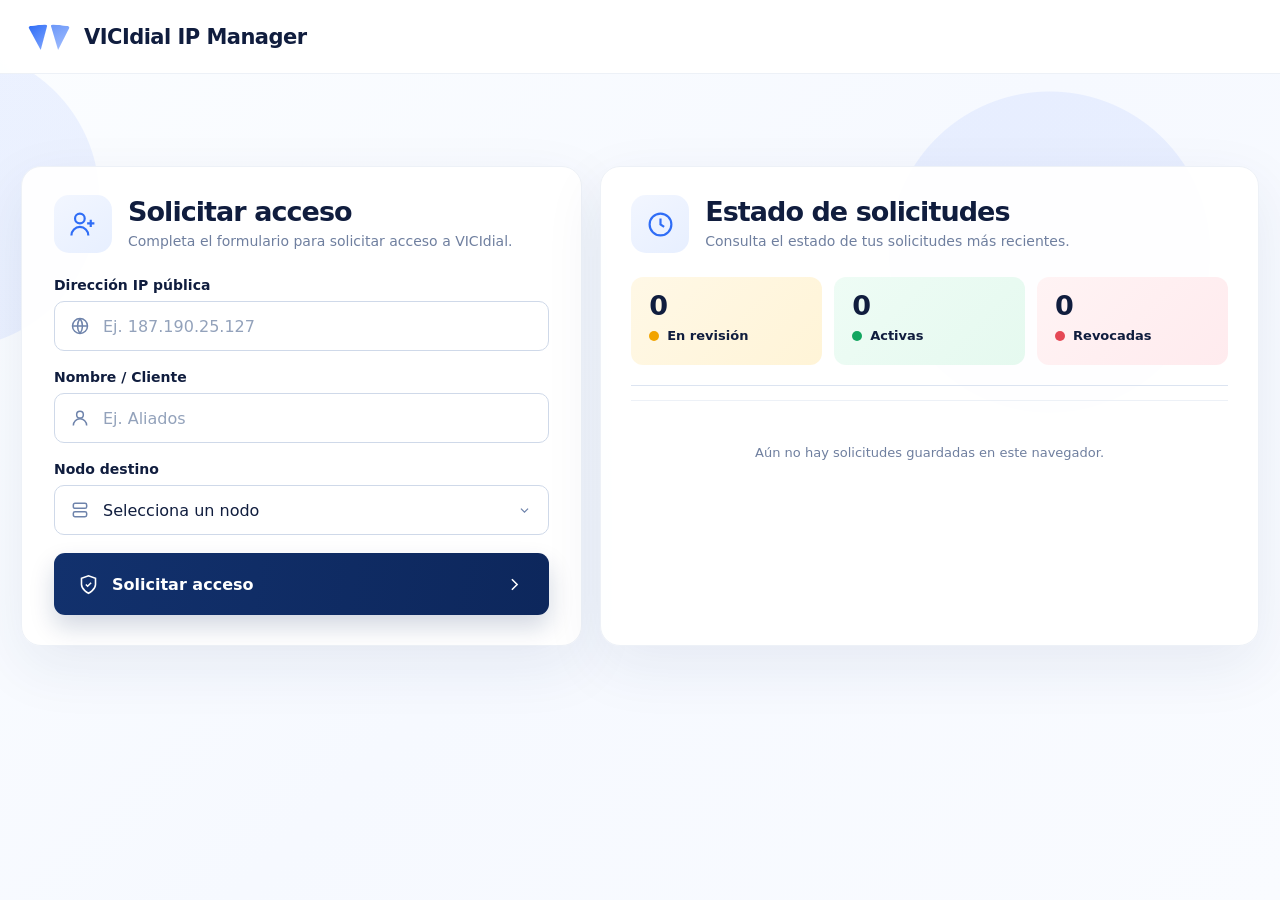
<file: backups/index_2026-09-07_pre_login.html>
<!DOCTYPE html>
<html lang="es">
<head>
<meta charset="UTF-8">
<meta name="viewport" content="width=device-width, initial-scale=1.0">
<title>VICIdial IP Manager</title>

<style>
:root {
    --bg: #f7f9fd;
    --panel: rgba(255,255,255,.96);
    --text: #101d3e;
    --muted: #6f7f9f;
    --line: #dce4f1;
    --line-soft: #edf1f7;
    --blue: #2f6df6;
    --blue-dark: #102d65;
    --blue-soft: #eef4ff;
    --green: #12a660;
    --green-soft: #eaf9f1;
    --amber: #f2a400;
    --amber-soft: #fff6dc;
    --red: #e54855;
    --red-soft: #fff0f2;
    --shadow: 0 20px 60px rgba(30, 55, 98, .08);
}

* {
    box-sizing: border-box;
}

html,
body {
    margin: 0;
    min-height: 100%;
}

body {
    font-family: Inter, ui-sans-serif, system-ui, -apple-system, BlinkMacSystemFont, "Segoe UI", sans-serif;
    color: var(--text);
    background:
        radial-gradient(circle at -4% 22%, rgba(81,126,255,.09) 0 150px, transparent 151px),
        radial-gradient(circle at 82% 28%, rgba(81,126,255,.09) 0 160px, transparent 161px),
        linear-gradient(135deg, #fbfdff 0%, #f6f9ff 52%, #f9fbff 100%);
}

button,
input,
select {
    font: inherit;
}

.topbar {
    height: 74px;
    display: flex;
    align-items: center;
    padding: 0 max(28px, calc((100vw - 1450px) / 2));
    background: rgba(255,255,255,.94);
    border-bottom: 1px solid var(--line-soft);
    backdrop-filter: blur(16px);
}

.brand {
    display: flex;
    align-items: center;
    gap: 14px;
}

.brand-mark {
    width: 42px;
    height: 30px;
    position: relative;
}

.brand-mark::before,
.brand-mark::after {
    content: "";
    position: absolute;
    top: 3px;
    width: 20px;
    height: 25px;
    background: linear-gradient(145deg, #2f6df6, #83a8ff);
    clip-path: polygon(0 0, 100% 0, 52% 100%);
    border-radius: 4px;
}

.brand-mark::before {
    left: 1px;
    transform: rotate(-6deg);
}

.brand-mark::after {
    right: 1px;
    opacity: .72;
    transform: rotate(6deg);
}

.brand-title {
    font-size: 21px;
    font-weight: 850;
    letter-spacing: -.025em;
}

.page {
    width: min(1450px, calc(100% - 42px));
    margin: 0 auto;
    padding: 92px 0 70px;
}

.workspace {
    display: grid;
    grid-template-columns: minmax(380px, .92fr) minmax(620px, 1.08fr);
    gap: 18px;
    align-items: stretch;
}

.panel {
    background: var(--panel);
    border: 1px solid var(--line-soft);
    border-radius: 20px;
    box-shadow: var(--shadow);
}

.request-card {
    padding: 28px 32px 30px;
}

.status-card {
    padding: 28px 30px 24px;
    min-width: 0;
}

.panel-head {
    display: flex;
    align-items: center;
    gap: 16px;
    margin-bottom: 24px;
}

.panel-icon {
    width: 58px;
    height: 58px;
    flex: 0 0 58px;
    border-radius: 15px;
    display: grid;
    place-items: center;
    background: linear-gradient(145deg, #f2f6ff, #e7efff);
}

.panel-icon svg {
    width: 29px;
    height: 29px;
    fill: none;
    stroke: var(--blue);
    stroke-width: 1.8;
}

.panel-head h1,
.panel-head h2 {
    margin: 0 0 5px;
    font-size: 27px;
    line-height: 1.1;
    letter-spacing: -.035em;
}

.panel-head p {
    margin: 0;
    color: var(--muted);
    font-size: 14px;
    line-height: 1.45;
}

.field {
    margin-bottom: 18px;
}

label {
    display: block;
    margin-bottom: 8px;
    font-size: 14px;
    font-weight: 800;
}

.input-shell {
    position: relative;
}

.input-icon,
.select-arrow {
    position: absolute;
    top: 50%;
    transform: translateY(-50%);
    pointer-events: none;
    fill: none;
    stroke: #6e83ab;
    stroke-width: 1.8;
}

.input-icon {
    left: 16px;
    width: 20px;
    height: 20px;
}

.select-arrow {
    right: 16px;
    width: 17px;
    height: 17px;
}

input,
select {
    width: 100%;
    height: 50px;
    border: 1px solid #cfd9e9;
    border-radius: 10px;
    background: #fff;
    color: var(--text);
    padding: 0 44px 0 48px;
    outline: none;
    transition: border-color .16s ease, box-shadow .16s ease;
}

select {
    appearance: none;
    cursor: pointer;
}

input::placeholder {
    color: #93a2bb;
}

input:focus,
select:focus {
    border-color: #7ea3ff;
    box-shadow: 0 0 0 4px rgba(47,109,246,.08);
}

#submitBtn {
    width: 100%;
    height: 62px;
    border: 0;
    border-radius: 11px;
    margin-top: 4px;
    padding: 0 24px;
    display: flex;
    align-items: center;
    justify-content: center;
    gap: 13px;
    color: #fff;
    background: linear-gradient(100deg, #12316d, #0d275c);
    box-shadow: 0 12px 24px rgba(13,39,92,.18);
    font-weight: 850;
    cursor: pointer;
    transition: transform .16s ease, box-shadow .16s ease, opacity .16s ease;
}

#submitBtn:hover:not(:disabled) {
    transform: translateY(-1px);
    box-shadow: 0 15px 28px rgba(13,39,92,.22);
}

#submitBtn:disabled {
    opacity: .6;
    cursor: not-allowed;
}

#submitBtn svg {
    width: 21px;
    height: 21px;
    fill: none;
    stroke: currentColor;
    stroke-width: 1.8;
}

.submit-arrow {
    margin-left: auto;
}

.message {
    display: none;
    margin-top: 15px;
    padding: 13px 15px;
    border-radius: 10px;
    font-size: 13px;
    line-height: 1.45;
}

.message.success {
    display: block;
    color: #167249;
    background: var(--green-soft);
    border: 1px solid #bfe7d0;
}

.message.error {
    display: block;
    color: #a13242;
    background: var(--red-soft);
    border: 1px solid #efc3c8;
}

.summary-grid {
    display: grid;
    grid-template-columns: repeat(3, 1fr);
    gap: 12px;
    margin-bottom: 20px;
}

.summary-box {
    min-height: 88px;
    border-radius: 12px;
    padding: 15px 18px;
}

.summary-box.review {
    background: linear-gradient(135deg, #fff8e6, #fff4d7);
}

.summary-box.active {
    background: linear-gradient(135deg, #eefcf5, #e5f9ef);
}

.summary-box.revoked {
    background: linear-gradient(135deg, #fff3f4, #ffebee);
}

.summary-number {
    font-size: 27px;
    line-height: 1;
    font-weight: 850;
    margin-bottom: 9px;
}

.summary-label {
    display: flex;
    align-items: center;
    gap: 8px;
    font-size: 13px;
    font-weight: 700;
}

.dot {
    width: 10px;
    height: 10px;
    flex: 0 0 10px;
    border-radius: 50%;
}

.review .dot { background: var(--amber); }
.active .dot { background: var(--green); }
.revoked .dot { background: var(--red); }

.requests-wrap {
    border-top: 1px solid var(--line);
    padding-top: 14px;
    overflow-x: auto;
}

.requests-table {
    width: 100%;
    min-width: 720px;
    border-collapse: collapse;
    table-layout: fixed;
}

.requests-table th {
    padding: 10px 8px;
    color: #485776;
    font-size: 11px;
    font-weight: 850;
    text-align: left;
    white-space: nowrap;
}

.requests-table td {
    padding: 13px 8px;
    border-top: 1px solid var(--line-soft);
    color: #32415e;
    font-size: 12px;
    vertical-align: middle;
}

.requests-table th:nth-child(1),
.requests-table td:nth-child(1) { width: 70px; }
.requests-table th:nth-child(2),
.requests-table td:nth-child(2) { width: 132px; }
.requests-table th:nth-child(3),
.requests-table td:nth-child(3) { width: 120px; }
.requests-table th:nth-child(4),
.requests-table td:nth-child(4) { width: 138px; }
.requests-table th:nth-child(5),
.requests-table td:nth-child(5) { width: 140px; }
.requests-table th:nth-child(6),
.requests-table td:nth-child(6) { width: 118px; }

.folio { font-weight: 850; color: var(--text); }
.ip-value,
.destination-value { font-weight: 700; color: #213152; }

.status-pill {
    display: inline-flex;
    align-items: center;
    gap: 7px;
    min-height: 29px;
    padding: 5px 10px;
    border-radius: 999px;
    font-size: 11px;
    font-weight: 800;
    white-space: nowrap;
}
.status-pill::before {
    content: "";
    width: 8px;
    height: 8px;
    border-radius: 50%;
}
.status-pending,
.status-applying { color: #9b6800; background: var(--amber-soft); }
.status-pending::before,
.status-applying::before { background: var(--amber); }
.status-active { color: #187648; background: var(--green-soft); }
.status-active::before { background: var(--green); }
.status-revoking { color: #315fba; background: #edf3ff; }
.status-revoking::before { background: #4f7fe4; }
.status-revoked,
.status-error { color: #aa3341; background: var(--red-soft); }
.status-revoked::before,
.status-error::before { background: var(--red); }
.status-unknown { color: #67758c; background: #f0f3f7; }
.status-unknown::before { background: #8e9bb0; }

.date-value { color: #6f7f9f; line-height: 1.35; }
.empty-state {
    padding: 44px 20px;
    text-align: center;
    color: var(--muted);
    border-top: 1px solid var(--line-soft);
    font-size: 13px;
}
.sync-note {
    display: none;
    margin-top: 12px;
    color: #8a96aa;
    font-size: 11px;
}
.sync-note.show { display: block; }

@media (max-width: 1120px) {
    .page { padding-top: 54px; }
    .workspace { grid-template-columns: 1fr; }
}

@media (max-width: 680px) {
    .topbar { height: 68px; padding: 0 18px; }
    .brand-title { font-size: 18px; }
    .brand-mark { width: 36px; }
    .page { width: min(100% - 22px, 1450px); padding: 30px 0 38px; }
    .request-card,
    .status-card { padding: 22px 18px; }
    .panel-icon { width: 50px; height: 50px; flex-basis: 50px; }
    .panel-head h1,
    .panel-head h2 { font-size: 23px; }
    .summary-grid { grid-template-columns: 1fr; }
}
</style>
</head>

<body>
<header class="topbar">
    <div class="brand">
        <div class="brand-mark" aria-hidden="true"></div>
        <div class="brand-title">VICIdial IP Manager</div>
    </div>
</header>

<main class="page">
    <section class="workspace">
        <article class="panel request-card">
            <div class="panel-head">
                <div class="panel-icon" aria-hidden="true">
                    <svg viewBox="0 0 24 24">
                        <circle cx="9" cy="7" r="4"></circle>
                        <path d="M2 21a7 7 0 0 1 14 0"></path>
                        <path d="M18 8v6M15 11h6"></path>
                    </svg>
                </div>
                <div>
                    <h1>Solicitar acceso</h1>
                    <p>Completa el formulario para solicitar acceso a VICIdial.</p>
                </div>
            </div>
            <form id="requestForm">
                <div class="field">
                    <label for="ip">Dirección IP pública</label>
                    <div class="input-shell">
                        <svg class="input-icon" viewBox="0 0 24 24"><circle cx="12" cy="12" r="9"></circle><path d="M3 12h18M12 3a15 15 0 0 1 0 18M12 3a15 15 0 0 0 0 18"></path></svg>
                        <input id="ip" type="text" maxlength="45" placeholder="Ej. 187.190.25.127" autocomplete="off" required>
                    </div>
                </div>
                <div class="field">
                    <label for="requester">Nombre / Cliente</label>
                    <div class="input-shell">
                        <svg class="input-icon" viewBox="0 0 24 24"><circle cx="12" cy="8" r="4"></circle><path d="M4 21a8 8 0 0 1 16 0"></path></svg>
                        <input id="requester" type="text" maxlength="80" placeholder="Ej. Aliados" autocomplete="organization" required>
                    </div>
                </div>
                <div class="field">
                    <label for="node_name">Nodo destino</label>
                    <div class="input-shell">
                        <svg class="input-icon" viewBox="0 0 24 24"><rect x="4" y="4" width="16" height="6" rx="2"></rect><rect x="4" y="14" width="16" height="6" rx="2"></rect><path d="M8 7h.01M8 17h.01"></path></svg>
                        <select id="node_name" required>
                            <option value="">Selecciona un nodo</option>
                            <option value="ALL_CENTERS">TODOS LOS CENTROS</option>
                            <option value="vicidial43">VICIDIAL 43</option>
                            <option value="VicidialMED">VICIDIAL MED</option>
                            <option value="ALIADOS">ALIADOS</option>
                            <option value="GENERADORES">GENERADORES</option>
                        </select>
                        <svg class="select-arrow" viewBox="0 0 24 24"><path d="m7 10 5 5 5-5"></path></svg>
                    </div>
                </div>
                <button id="submitBtn" type="submit">
                    <svg viewBox="0 0 24 24"><path d="M12 22s8-4 8-10V5l-8-3-8 3v7c0 6 8 10 8 10Z"></path><path d="m9 12 2 2 4-4"></path></svg>
                    <span>Solicitar acceso</span>
                    <svg class="submit-arrow" viewBox="0 0 24 24"><path d="m9 18 6-6-6-6"></path></svg>
                </button>
            </form>
            <div id="message" class="message"></div>
        </article>

        <article class="panel status-card">
            <div class="panel-head">
                <div class="panel-icon" aria-hidden="true"><svg viewBox="0 0 24 24"><circle cx="12" cy="12" r="9"></circle><path d="M12 7v5l3 2"></path></svg></div>
                <div>
                    <h2>Estado de solicitudes</h2>
                    <p>Consulta el estado de tus solicitudes más recientes.</p>
                </div>
            </div>
            <div class="summary-grid">
                <div class="summary-box review"><div class="summary-number" id="reviewCount">0</div><div class="summary-label"><span class="dot"></span>En revisión</div></div>
                <div class="summary-box active"><div class="summary-number" id="activeCount">0</div><div class="summary-label"><span class="dot"></span>Activas</div></div>
                <div class="summary-box revoked"><div class="summary-number" id="revokedCount">0</div><div class="summary-label"><span class="dot"></span>Revocadas</div></div>
            </div>
            <div class="requests-wrap">
                <table class="requests-table" id="requestsTable" hidden>
                    <thead><tr><th>#</th><th>Dirección IP</th><th>Cliente</th><th>Nodo destino</th><th>Estado</th><th>Fecha</th></tr></thead>
                    <tbody id="requestsBody"></tbody>
                </table>
                <div class="empty-state" id="emptyState">Aún no hay solicitudes guardadas en este navegador.</div>
            </div>
            <div class="sync-note" id="syncNote">Algunos estados no pudieron actualizarse; se muestra el último estado conocido.</div>
        </article>
    </section>
</main>

<script>
const form = document.getElementById("requestForm");
const button = document.getElementById("submitBtn");
const message = document.getElementById("message");
const requestsTable = document.getElementById("requestsTable");
const requestsBody = document.getElementById("requestsBody");
const emptyState = document.getElementById("emptyState");
const syncNote = document.getElementById("syncNote");
const reviewCount = document.getElementById("reviewCount");
const activeCount = document.getElementById("activeCount");
const revokedCount = document.getElementById("revokedCount");
const defaultButtonText = "Solicitar acceso";
const historyKey = "vicidial_ip_manager_requests_v1";
const publicApiBase = "https://vicidial97.directo.com/ip-manager-public-api";
const allCenters = [
    { node_name: "vicidial43", destination: "VICIDIAL 43" },
    { node_name: "VicidialMED", destination: "VICIDIAL MED" },
    { node_name: "ALIADOS", destination: "ALIADOS" },
    { node_name: "GENERADORES", destination: "GENERADORES" }
];
function getStoredRequests(){try{const raw=localStorage.getItem(historyKey);const data=raw?JSON.parse(raw):[];return Array.isArray(data)?data:[];}catch(error){return[];}}
function saveStoredRequests(items){localStorage.setItem(historyKey,JSON.stringify(items.slice(0,50)));}
function rememberRequest(item){const current=getStoredRequests().filter(function(row){return String(row.id)!==String(item.id);});current.unshift(item);saveStoredRequests(current);}
function escapeHtml(value){return String(value==null?"":value).replace(/&/g,"&amp;").replace(/</g,"&lt;").replace(/>/g,"&gt;").replace(/"/g,"&quot;").replace(/'/g,"&#039;");}
function statusLabel(status){const map={PENDING:"Pendiente",APPLYING:"En revisión",ACTIVE:"Activa",REVOKING:"Revocando",REVOKED:"Revocada",ERROR:"Error"};return map[status]||status||"Sin dato";}
function statusClass(status){const value=String(status||"").toLowerCase();if(value==="pending")return"status-pending";if(value==="applying")return"status-applying";if(value==="active")return"status-active";if(value==="revoking")return"status-revoking";if(value==="revoked")return"status-revoked";if(value==="error")return"status-error";return"status-unknown";}
function formatLocalDate(value){if(!value)return"—";let normalized=String(value);if(/^\d{4}-\d{2}-\d{2} \d{2}:\d{2}/.test(normalized)){normalized=normalized.replace(" ","T");}const date=new Date(normalized);if(Number.isNaN(date.getTime()))return escapeHtml(value);const dateText=date.toLocaleDateString("es-MX",{day:"2-digit",month:"short",year:"numeric"});const timeText=date.toLocaleTimeString("es-MX",{hour:"2-digit",minute:"2-digit",hour12:false});return escapeHtml(dateText)+"<br>"+escapeHtml(timeText);}
async function fetchRequestStatus(item){try{const response=await fetch(publicApiBase+"/requests/"+encodeURIComponent(item.id),{method:"GET",headers:{"Accept":"application/json"},cache:"no-store"});if(!response.ok)throw new Error("HTTP "+response.status);const data=await response.json();return Object.assign({},item,{status:data.status||item.status,ip:data.ip||item.ip,node_name:data.node_name||item.node_name,created_at:data.created_at||item.created_at,sync_error:false});}catch(error){return Object.assign({},item,{sync_error:true});}}
function updateSummary(items){reviewCount.textContent=items.filter(function(item){return item.status==="PENDING"||item.status==="APPLYING";}).length;activeCount.textContent=items.filter(function(item){return item.status==="ACTIVE";}).length;revokedCount.textContent=items.filter(function(item){return item.status==="REVOKED";}).length;}
function renderRequests(items){updateSummary(items);syncNote.classList.toggle("show",items.some(function(item){return item.sync_error;}));if(!items.length){requestsTable.hidden=true;emptyState.hidden=false;requestsBody.innerHTML="";return;}emptyState.hidden=true;requestsTable.hidden=false;requestsBody.innerHTML=items.slice(0,8).map(function(item){const status=item.status||"UNKNOWN";return"<tr>"+'<td class="folio">#'+escapeHtml(item.id)+"</td>"+'<td class="ip-value">'+escapeHtml(item.ip||"—")+"</td>"+"<td>"+escapeHtml(item.requester||"—")+"</td>"+'<td class="destination-value">'+escapeHtml(item.destination||item.node_name||"—")+"</td>"+'<td><span class="status-pill '+statusClass(status)+'">'+escapeHtml(statusLabel(status))+"</span></td>"+'<td class="date-value">'+formatLocalDate(item.created_at)+"</td>"+"</tr>";}).join("");}
async function refreshRequests(){const stored=getStoredRequests();if(!stored.length){renderRequests([]);return;}const refreshed=await Promise.all(stored.map(fetchRequestStatus));saveStoredRequests(refreshed.map(function(item){const copy=Object.assign({},item);delete copy.sync_error;return copy;}));renderRequests(refreshed);}
function showMessage(type,text){message.className="message "+type;message.textContent=text;}
async function createPublicRequest(payload){const response=await fetch(publicApiBase+"/requests",{method:"POST",headers:{"Content-Type":"application/json"},body:JSON.stringify(payload)});let data={};try{data=await response.json();}catch(error){data={};}if(!response.ok){let detail=data.detail||"No fue posible crear la solicitud.";if(typeof detail==="object")detail=JSON.stringify(detail);const requestError=new Error(detail);requestError.status=response.status;throw requestError;}return data;}
form.addEventListener("submit",async function(event){event.preventDefault();button.disabled=true;button.querySelector("span").textContent="Enviando...";message.className="message";message.textContent="";const nodeSelect=document.getElementById("node_name");const ip=document.getElementById("ip").value.trim();const requester=document.getElementById("requester").value.trim();const selectedNode=nodeSelect.value;const targets=selectedNode==="ALL_CENTERS"?allCenters:[{node_name:selectedNode,destination:nodeSelect.options[nodeSelect.selectedIndex].text}];try{const results=[];for(const target of targets){const payload={ip:ip,requester:requester,node_name:target.node_name};try{const data=await createPublicRequest(payload);rememberRequest({id:data.id,ip:data.ip||payload.ip,requester:payload.requester,node_name:payload.node_name,destination:target.destination,status:data.status||"PENDING",created_at:data.created_at||new Date().toISOString()});results.push({type:"created",destination:target.destination,id:data.id});}catch(error){results.push({type:error.status===409?"duplicate":"error",destination:target.destination,detail:error.message});if(selectedNode!=="ALL_CENTERS")throw error;}}if(selectedNode==="ALL_CENTERS"){const created=results.filter(function(row){return row.type==="created";});const duplicates=results.filter(function(row){return row.type==="duplicate";});const errors=results.filter(function(row){return row.type==="error";});const summary=[];created.forEach(function(row){summary.push(row.destination+": folio #"+row.id);});duplicates.forEach(function(row){summary.push(row.destination+": ya existe");});errors.forEach(function(row){summary.push(row.destination+": error");});if(errors.length){showMessage("error","Solicitud procesada parcialmente. "+summary.join(" | "));}else{showMessage("success","Todos los centros procesados. "+summary.join(" | "));form.reset();}}else{const created=results[0];showMessage("success","Solicitud recibida. Folio #"+created.id+" | IP: "+ip+" | Destino: "+created.destination+" | Estado: PENDING");form.reset();}await refreshRequests();}catch(error){showMessage("error",error.message);}finally{button.disabled=false;button.querySelector("span").textContent=defaultButtonText;}});
renderRequests(getStoredRequests());
refreshRequests();
setInterval(refreshRequests,30000);
</script>
</body>
</html>
</file>
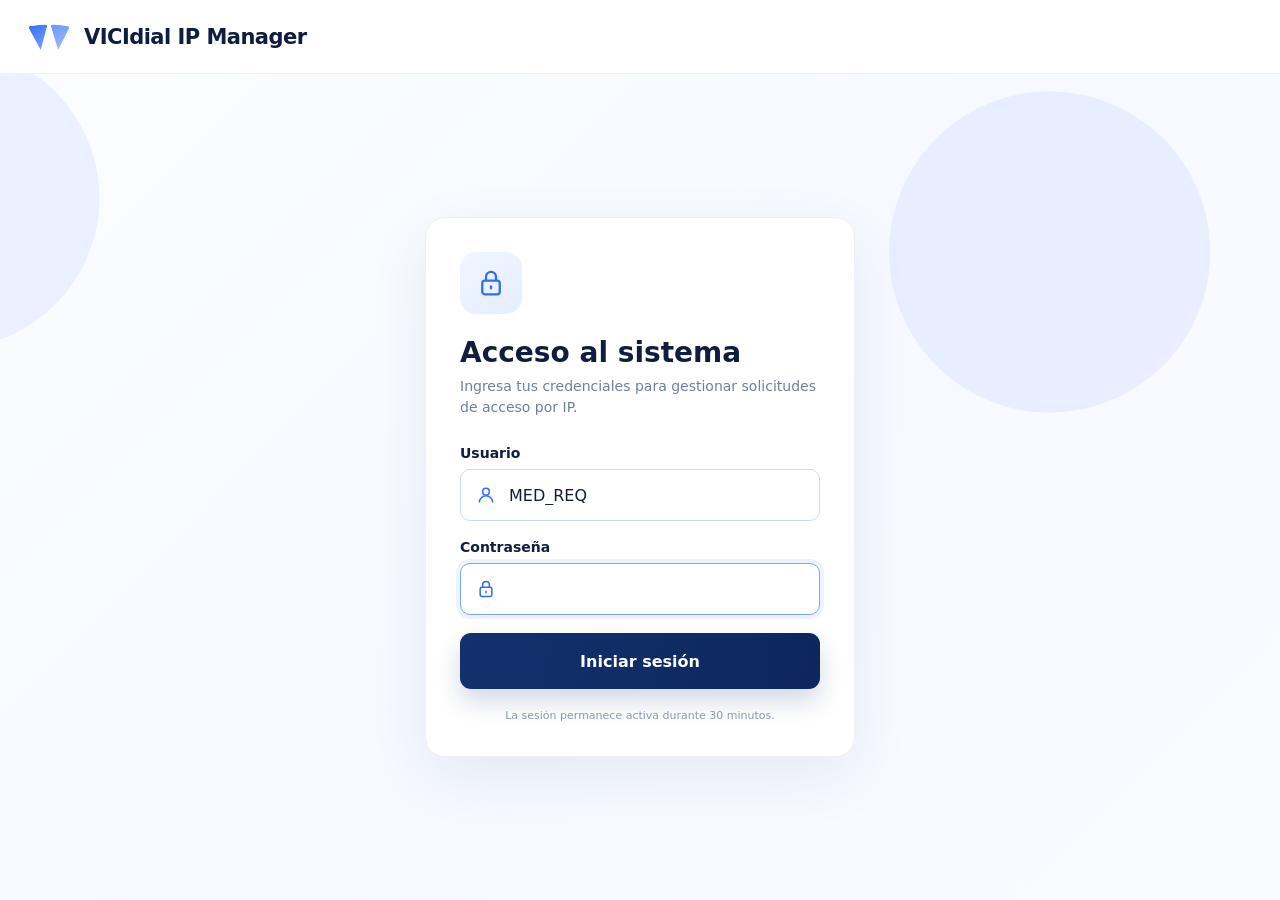
<file: backups/index_2026-09-09_pre_ivr_check.html>
<!DOCTYPE html>
<html lang="es">
<head>
<meta charset="UTF-8">
<meta name="viewport" content="width=device-width,initial-scale=1">
<title>VICIdial IP Manager</title>
<style>
:root{--bg:#f7f9fd;--panel:#fff;--text:#101d3e;--muted:#6f7f9f;--line:#dce4f1;--soft:#edf1f7;--blue:#2f6df6;--navy:#102d65;--green:#12a660;--greenSoft:#eaf9f1;--amber:#f2a400;--amberSoft:#fff6dc;--red:#e54855;--redSoft:#fff0f2;--violet:#6b63d9;--violetSoft:#f1efff;--shadow:0 20px 60px rgba(30,55,98,.08)}
*{box-sizing:border-box}html,body{margin:0;min-height:100%}body{font-family:Inter,system-ui,-apple-system,"Segoe UI",sans-serif;color:var(--text);background:radial-gradient(circle at -4% 22%,rgba(81,126,255,.09) 0 150px,transparent 151px),radial-gradient(circle at 82% 28%,rgba(81,126,255,.09) 0 160px,transparent 161px),linear-gradient(135deg,#fbfdff,#f6f9ff 52%,#f9fbff)}button,input,select{font:inherit}[hidden]{display:none!important}
.topbar{height:74px;display:flex;align-items:center;justify-content:space-between;padding:0 max(28px,calc((100vw - 1450px)/2));background:rgba(255,255,255,.94);border-bottom:1px solid var(--soft);backdrop-filter:blur(16px)}.brand{display:flex;align-items:center;gap:14px}.brand-mark{width:42px;height:30px;position:relative}.brand-mark:before,.brand-mark:after{content:"";position:absolute;top:3px;width:20px;height:25px;background:linear-gradient(145deg,#2f6df6,#83a8ff);clip-path:polygon(0 0,100% 0,52% 100%);border-radius:4px}.brand-mark:before{left:1px;transform:rotate(-6deg)}.brand-mark:after{right:1px;opacity:.72;transform:rotate(6deg)}.brand-title{font-size:21px;font-weight:850;letter-spacing:-.025em}.session{display:flex;align-items:center;gap:12px;font-size:13px;color:#5e6f8d}.session-user{padding:9px 12px;border:1px solid var(--soft);border-radius:999px;background:#fff;font-weight:750}.session-user:before{content:"";display:inline-block;width:8px;height:8px;margin-right:8px;border-radius:50%;background:var(--green)}.logout{border:0;background:transparent;color:#667792;font-weight:750;cursor:pointer}
.auth-page{min-height:calc(100vh - 74px);display:grid;place-items:center;padding:44px 20px}.auth-card,.panel{background:rgba(255,255,255,.97);border:1px solid var(--soft);box-shadow:var(--shadow);border-radius:20px}.auth-card{width:min(430px,100%);padding:34px}.auth-icon,.panel-icon{display:grid;place-items:center;background:linear-gradient(145deg,#f1f6ff,#e5eeff);border-radius:16px}.auth-icon{width:62px;height:62px;margin-bottom:22px}.auth-icon svg,.panel-icon svg,.field-icon,.arrow,.btn svg{fill:none;stroke:var(--blue);stroke-width:1.8}.auth-icon svg{width:30px}.auth-card h1{margin:0 0 7px;font-size:28px}.auth-card>p,.panel-head p{margin:0;color:var(--muted);font-size:14px;line-height:1.5}.auth-card>p{margin-bottom:27px}.field{margin-bottom:18px}.field label{display:block;margin-bottom:8px;font-size:14px;font-weight:800}.shell{position:relative}.field-icon,.arrow{position:absolute;top:50%;transform:translateY(-50%);pointer-events:none}.field-icon{left:16px;width:20px}.arrow{right:16px;width:17px}input,select{width:100%;height:52px;border:1px solid #cfd9e9;border-radius:10px;background:#fff;color:var(--text);padding:0 44px 0 48px;outline:none}input:focus,select:focus{border-color:#7ea3ff;box-shadow:0 0 0 4px rgba(47,109,246,.08)}select{appearance:none;cursor:pointer}input::placeholder{color:#93a2bb}.btn{width:100%;height:56px;border:0;border-radius:11px;display:flex;align-items:center;justify-content:center;gap:11px;color:#fff;background:linear-gradient(100deg,#12316d,#0d275c);box-shadow:0 12px 24px rgba(13,39,92,.18);font-weight:850;cursor:pointer}.btn:disabled{opacity:.62;cursor:not-allowed}.btn svg{width:20px;stroke:currentColor}.btn .push{margin-left:auto}.auth-msg,.message{display:none;margin-top:15px;padding:12px 14px;border-radius:10px;font-size:13px}.auth-msg.error,.message.error{display:block;color:#a13242;background:var(--redSoft);border:1px solid #efc3c8}.auth-msg.notice{display:block;color:#8a6500;background:var(--amberSoft);border:1px solid #f2df9b}.message.success{display:block;color:#167249;background:var(--greenSoft);border:1px solid #bfe7d0}.auth-note{margin-top:20px;color:#8b98ad;font-size:11px;text-align:center}
.page{width:min(1450px,calc(100% - 42px));margin:0 auto;padding:92px 0 70px}.workspace{display:grid;grid-template-columns:minmax(380px,.92fr) minmax(620px,1.08fr);gap:18px}.request-card{padding:28px 32px 30px}.status-card{padding:28px 30px 24px;min-width:0}.panel-head{display:flex;align-items:center;gap:16px;margin-bottom:24px}.panel-icon{width:58px;height:58px;flex:0 0 58px}.panel-icon svg{width:29px}.panel-head h1,.panel-head h2{margin:0 0 5px;font-size:27px;letter-spacing:-.035em}.summary{display:grid;grid-template-columns:repeat(3,1fr);gap:12px;margin-bottom:20px}.sum{min-height:88px;border-radius:12px;padding:15px 18px}.sum.review{background:linear-gradient(135deg,#fff8e6,#fff4d7)}.sum.active{background:linear-gradient(135deg,#eefcf5,#e5f9ef)}.sum.expired{background:linear-gradient(135deg,#fff3f4,#ffebee)}.num{font-size:27px;font-weight:850;margin-bottom:9px}.sum-label{display:flex;align-items:center;gap:8px;font-size:13px;font-weight:700}.dot{width:10px;height:10px;border-radius:50%}.review .dot{background:var(--amber)}.active .dot{background:var(--green)}.expired .dot{background:var(--red)}
.table-wrap{border-top:1px solid var(--line);padding-top:14px;overflow-x:auto}table{width:100%;min-width:720px;border-collapse:collapse;table-layout:fixed}th{padding:10px 8px;color:#485776;font-size:11px;font-weight:850;text-align:left;white-space:nowrap}td{padding:13px 8px;border-top:1px solid var(--soft);color:#32415e;font-size:12px}th:nth-child(1),td:nth-child(1){width:70px}th:nth-child(2),td:nth-child(2){width:132px}th:nth-child(3),td:nth-child(3){width:120px}th:nth-child(4),td:nth-child(4){width:138px}th:nth-child(5),td:nth-child(5){width:140px}th:nth-child(6),td:nth-child(6){width:118px}.folio{font-weight:850}.strong{font-weight:700;color:#213152}.pill{display:inline-flex;align-items:center;gap:7px;padding:5px 10px;border-radius:999px;font-size:11px;font-weight:800;white-space:nowrap}.pill:before{content:"";width:8px;height:8px;border-radius:50%}.status-pending,.status-applying{color:#9b6800;background:var(--amberSoft)}.status-pending:before,.status-applying:before{background:var(--amber)}.status-active{color:#187648;background:var(--greenSoft)}.status-active:before{background:var(--green)}.status-expiring{color:#5547bd;background:var(--violetSoft)}.status-expiring:before{background:var(--violet)}.status-expired{color:#aa3341;background:var(--redSoft)}.status-expired:before{background:var(--red)}.status-revoking{color:#315fba;background:#edf3ff}.status-revoking:before{background:#4f7fe4}.status-revoked,.status-error{color:#aa3341;background:var(--redSoft)}.status-revoked:before,.status-error:before{background:var(--red)}.status-unknown{color:#67758c;background:#f0f3f7}.status-unknown:before{background:#8e9bb0}.date{color:#6f7f9f;line-height:1.35}.empty{padding:44px 20px;text-align:center;color:var(--muted);border-top:1px solid var(--soft);font-size:13px}.sync{display:none;margin-top:12px;color:#8a96aa;font-size:11px}.sync.show{display:block}
@media(max-width:1120px){.page{padding-top:54px}.workspace{grid-template-columns:1fr}}@media(max-width:680px){.topbar{height:68px;padding:0 18px}.brand-title{font-size:18px}.session-user{display:none}.auth-page{min-height:calc(100vh - 68px);padding:28px 14px}.auth-card{padding:28px 22px}.page{width:calc(100% - 22px);padding:30px 0}.request-card,.status-card{padding:22px 18px}.summary{grid-template-columns:1fr}}
</style>
</head>
<body>
<header class="topbar"><div class="brand"><div class="brand-mark"></div><div class="brand-title">VICIdial IP Manager</div></div><div class="session" id="session" hidden><span class="session-user" id="sessionUser">MED_REQ</span><button class="logout" id="logoutBtn">Cerrar sesión</button></div></header>
<section class="auth-page" id="authPage"><article class="auth-card"><div class="auth-icon"><svg viewBox="0 0 24 24"><rect x="5" y="10" width="14" height="11" rx="2"/><path d="M8 10V7a4 4 0 0 1 8 0v3M12 14v3"/></svg></div><h1>Acceso al sistema</h1><p>Ingresa tus credenciales para gestionar solicitudes de acceso por IP.</p><form id="loginForm"><div class="field"><label for="loginUsername">Usuario</label><div class="shell"><svg class="field-icon" viewBox="0 0 24 24"><circle cx="12" cy="8" r="4"/><path d="M4 21a8 8 0 0 1 16 0"/></svg><input id="loginUsername" value="MED_REQ" autocomplete="username" required></div></div><div class="field"><label for="loginPassword">Contraseña</label><div class="shell"><svg class="field-icon" viewBox="0 0 24 24"><rect x="5" y="10" width="14" height="11" rx="2"/><path d="M8 10V7a4 4 0 0 1 8 0v3M12 14v3"/></svg><input id="loginPassword" type="password" autocomplete="current-password" required></div></div><button class="btn" id="loginBtn"><span>Iniciar sesión</span></button></form><div class="auth-msg" id="authMsg"></div><div class="auth-note">La sesión permanece activa durante 30 minutos.</div></article></section>
<main class="page" id="appPage" hidden><section class="workspace"><article class="panel request-card"><div class="panel-head"><div class="panel-icon"><svg viewBox="0 0 24 24"><circle cx="9" cy="7" r="4"/><path d="M2 21a7 7 0 0 1 14 0M18 8v6M15 11h6"/></svg></div><div><h1>Solicitar acceso</h1><p>Completa el formulario para solicitar acceso a VICIdial.</p></div></div><form id="requestForm"><div class="field"><label for="ip">Dirección IP pública</label><div class="shell"><svg class="field-icon" viewBox="0 0 24 24"><circle cx="12" cy="12" r="9"/><path d="M3 12h18M12 3a15 15 0 0 1 0 18M12 3a15 15 0 0 0 0 18"/></svg><input id="ip" maxlength="45" placeholder="Ej. 187.190.25.127" required></div></div><div class="field"><label for="requester">Centro</label><div class="shell"><svg class="field-icon" viewBox="0 0 24 24"><circle cx="12" cy="8" r="4"/><path d="M4 21a8 8 0 0 1 16 0"/></svg><input id="requester" maxlength="80" placeholder="Ej. Jabatel" autocomplete="organization" required></div></div><div class="field"><label for="node_name">Nodo destino</label><div class="shell"><svg class="field-icon" viewBox="0 0 24 24"><rect x="4" y="4" width="16" height="6" rx="2"/><rect x="4" y="14" width="16" height="6" rx="2"/></svg><select id="node_name" required><option value="">Selecciona un nodo</option><option value="ALL_CENTERS">TODOS LOS CENTROS</option><option value="vicidial43">VICIDIAL 43</option><option value="VicidialMED">VICIDIAL MED</option><option value="ALIADOS">ALIADOS</option><option value="GENERADORES">GENERADORES</option></select><svg class="arrow" viewBox="0 0 24 24"><path d="m7 10 5 5 5-5"/></svg></div></div><button class="btn" id="submitBtn"><span>Solicitar acceso</span><svg class="push" viewBox="0 0 24 24"><path d="m9 18 6-6-6-6"/></svg></button></form><div class="message" id="message"></div></article>
<article class="panel status-card"><div class="panel-head"><div class="panel-icon"><svg viewBox="0 0 24 24"><circle cx="12" cy="12" r="9"/><path d="M12 7v5l3 2"/></svg></div><div><h2>Estado de solicitudes</h2><p>Consulta el estado de tus solicitudes más recientes.</p></div></div><div class="summary"><div class="sum review"><div class="num" id="reviewCount">0</div><div class="sum-label"><span class="dot"></span>En revisión</div></div><div class="sum active"><div class="num" id="activeCount">0</div><div class="sum-label"><span class="dot"></span>Activas</div></div><div class="sum expired"><div class="num" id="expiredCount">0</div><div class="sum-label"><span class="dot"></span>Expiradas</div></div></div><div class="table-wrap"><table id="requestsTable" hidden><thead><tr><th>#</th><th>Dirección IP</th><th>Centro</th><th>Nodo destino</th><th>Estado</th><th>Fecha</th></tr></thead><tbody id="requestsBody"></tbody></table><div class="empty" id="emptyState">Aún no hay solicitudes guardadas en este navegador.</div></div><div class="sync" id="syncNote">Algunos estados no pudieron actualizarse; se muestra el último estado conocido.</div></article></section></main>
<script>
const API="https://vicidial97.directo.com/ip-manager-public-api",KEY="vicidial_ip_manager_requests_v1";
const $=id=>document.getElementById(id),authPage=$("authPage"),appPage=$("appPage"),loginForm=$("loginForm"),loginBtn=$("loginBtn"),loginUsername=$("loginUsername"),loginPassword=$("loginPassword"),authMsg=$("authMsg"),session=$("session"),sessionUser=$("sessionUser"),logoutBtn=$("logoutBtn"),form=$("requestForm"),submitBtn=$("submitBtn"),message=$("message"),requestsTable=$("requestsTable"),requestsBody=$("requestsBody"),emptyState=$("emptyState"),syncNote=$("syncNote"),reviewCount=$("reviewCount"),activeCount=$("activeCount"),expiredCount=$("expiredCount");
const allCenters=[{node_name:"vicidial43",destination:"VICIDIAL 43"},{node_name:"VicidialMED",destination:"VICIDIAL MED"},{node_name:"ALIADOS",destination:"ALIADOS"},{node_name:"GENERADORES",destination:"GENERADORES"}];let token=null,expires=0,refreshTimer=null,expiryTimer=null;
function authMessage(type,text){authMsg.className="auth-msg "+type;authMsg.textContent=text||""}function clearAuth(){authMsg.className="auth-msg";authMsg.textContent=""}function logout(text){token=null;expires=0;if(refreshTimer)clearInterval(refreshTimer);if(expiryTimer)clearTimeout(expiryTimer);session.hidden=true;appPage.hidden=true;authPage.hidden=false;loginPassword.value="";text?authMessage("notice",text):clearAuth();setTimeout(()=>loginPassword.focus(),0)}
function enter(user,t,seconds){token=t;expires=Date.now()+Number(seconds||1800)*1000;sessionUser.textContent=user;session.hidden=false;authPage.hidden=true;appPage.hidden=false;loginPassword.value="";clearAuth();render(getStored());refresh().catch(console.error);refreshTimer=setInterval(()=>refresh().catch(console.error),30000);expiryTimer=setTimeout(()=>logout("Tu sesión expiró. Ingresa nuevamente."),Math.max(1000,expires-Date.now()+250))}
async function apiFetch(url,opt={}){if(!token||Date.now()>=expires){logout("Tu sesión expiró. Ingresa nuevamente.");throw new Error("AUTH")};opt.headers=Object.assign({},opt.headers||{},{Authorization:"Bearer "+token});const r=await fetch(url,opt);if(r.status===401){logout("Tu sesión expiró o ya no es válida.");throw new Error("AUTH")}return r}
loginForm.addEventListener("submit",async e=>{e.preventDefault();clearAuth();loginBtn.disabled=true;loginBtn.querySelector("span").textContent="Ingresando...";try{const r=await fetch(API+"/auth/login",{method:"POST",headers:{"Content-Type":"application/json"},body:JSON.stringify({username:loginUsername.value.trim(),password:loginPassword.value}),cache:"no-store"});const d=await r.json().catch(()=>({}));if(!r.ok)throw new Error(typeof d.detail==="string"?d.detail:"No fue posible iniciar sesión.");if(!d.access_token)throw new Error("El servidor no devolvió un token.");enter(d.username||loginUsername.value.trim(),d.access_token,d.expires_in)}catch(err){authMessage("error",err.message);loginPassword.select()}finally{loginBtn.disabled=false;loginBtn.querySelector("span").textContent="Iniciar sesión"}});logoutBtn.addEventListener("click",()=>logout());
function getStored(){try{const d=JSON.parse(localStorage.getItem(KEY)||"[]");return Array.isArray(d)?d:[]}catch(_){return[]}}function save(items){localStorage.setItem(KEY,JSON.stringify(items.slice(0,50)))}function remember(item){const a=getStored().filter(x=>String(x.id)!==String(item.id));a.unshift(item);save(a)}function esc(v){return String(v==null?"":v).replace(/&/g,"&amp;").replace(/</g,"&lt;").replace(/>/g,"&gt;").replace(/"/g,"&quot;").replace(/'/g,"&#039;")}
function label(s){return({PENDING:"Pendiente",APPLYING:"En revisión",ACTIVE:"Activa",EXPIRING:"Expirando",EXPIRED:"Expirada",REVOKING:"Revocando",REVOKED:"Revocada",ERROR:"Error"})[s]||s||"Sin dato"}function cls(s){const v=String(s||"").toLowerCase();return["pending","applying","active","expiring","expired","revoking","revoked","error"].includes(v)?"status-"+v:"status-unknown"}function date(v){if(!v)return"—";let n=String(v);if(/^\d{4}-\d{2}-\d{2} \d{2}:\d{2}/.test(n))n=n.replace(" ","T");const d=new Date(n);if(Number.isNaN(d.getTime()))return esc(v);return esc(d.toLocaleDateString("es-MX",{day:"2-digit",month:"short",year:"numeric"}))+"<br>"+esc(d.toLocaleTimeString("es-MX",{hour:"2-digit",minute:"2-digit",hour12:false}))}
async function getStatus(item){try{const r=await apiFetch(API+"/requests/"+encodeURIComponent(item.id),{headers:{Accept:"application/json"},cache:"no-store"});if(!r.ok)throw new Error("HTTP "+r.status);const d=await r.json();return Object.assign({},item,{status:d.status||item.status,ip:d.ip||item.ip,node_name:d.node_name||item.node_name,created_at:d.created_at||item.created_at,sync_error:false})}catch(e){if(e.message==="AUTH")throw e;return Object.assign({},item,{sync_error:true})}}
function render(items){reviewCount.textContent=items.filter(i=>i.status==="PENDING"||i.status==="APPLYING").length;activeCount.textContent=items.filter(i=>i.status==="ACTIVE").length;expiredCount.textContent=items.filter(i=>i.status==="EXPIRED").length;syncNote.classList.toggle("show",items.some(i=>i.sync_error));if(!items.length){requestsTable.hidden=true;emptyState.hidden=false;requestsBody.innerHTML="";return}requestsTable.hidden=false;emptyState.hidden=true;requestsBody.innerHTML=items.slice(0,8).map(i=>{const s=i.status||"UNKNOWN";return`<tr><td class="folio">#${esc(i.id)}</td><td class="strong">${esc(i.ip||"—")}</td><td>${esc(i.requester||"—")}</td><td class="strong">${esc(i.destination||i.node_name||"—")}</td><td><span class="pill ${cls(s)}">${esc(label(s))}</span></td><td class="date">${date(i.created_at)}</td></tr>`}).join("")}
async function refresh(){const a=getStored();if(!a.length){render([]);return}const b=await Promise.all(a.map(getStatus));save(b.map(i=>{const c={...i};delete c.sync_error;return c}));render(b)}function show(type,text){message.className="message "+type;message.textContent=text}
async function create(payload){const r=await apiFetch(API+"/requests",{method:"POST",headers:{"Content-Type":"application/json"},body:JSON.stringify(payload)});const d=await r.json().catch(()=>({}));if(!r.ok){let detail=d.detail||"No fue posible crear la solicitud.";if(typeof detail==="object")detail=JSON.stringify(detail);const e=new Error(detail);e.status=r.status;throw e}return d}
form.addEventListener("submit",async e=>{e.preventDefault();submitBtn.disabled=true;submitBtn.querySelector("span").textContent="Enviando...";message.className="message";const node=$("node_name"),ip=$("ip").value.trim(),requester=$("requester").value.trim(),selected=node.value,targets=selected==="ALL_CENTERS"?allCenters:[{node_name:selected,destination:node.options[node.selectedIndex].text}];try{const results=[];for(const target of targets){const payload={ip,requester,node_name:target.node_name};try{const d=await create(payload);remember({id:d.id,ip:d.ip||ip,requester,node_name:payload.node_name,destination:target.destination,status:d.status||"PENDING",created_at:d.created_at||new Date().toISOString()});results.push({type:"created",destination:target.destination,id:d.id})}catch(err){if(err.message==="AUTH")throw err;results.push({type:err.status===409?"duplicate":"error",destination:target.destination});if(selected!=="ALL_CENTERS")throw err}}if(selected==="ALL_CENTERS"){const parts=[];results.forEach(r=>parts.push(r.destination+": "+(r.type==="created"?"folio #"+r.id:r.type==="duplicate"?"ya existe":"error")));results.some(r=>r.type==="error")?show("error","Solicitud procesada parcialmente. "+parts.join(" | ")):(show("success","Todos los centros procesados. "+parts.join(" | ")),form.reset())}else{show("success","Solicitud recibida. Folio #"+results[0].id+" | IP: "+ip+" | Destino: "+results[0].destination+" | Estado: PENDING");form.reset()}await refresh()}catch(err){if(err.message!=="AUTH")show("error",err.message||"No fue posible procesar la solicitud.")}finally{submitBtn.disabled=false;submitBtn.querySelector("span").textContent="Solicitar acceso"}});
render([]);setTimeout(()=>loginPassword.focus(),0);
</script>
</body></html>
</file>
<file: css/ip-check.css>
.ip-check{display:none;margin:-2px 0 18px;padding:13px 14px;border:1px solid var(--line);border-radius:12px;font-size:12.5px;line-height:1.45}.ip-check.show{display:block}.ip-check.checking{color:#465a7b;background:#f5f8fd}.ip-check.ok{color:#167249;background:var(--greenSoft);border-color:#bfe7d0}.ip-check.warning{color:#8a6500;background:var(--amberSoft);border-color:#f2df9b}.ip-check.block{color:#a13242;background:var(--redSoft);border-color:#efc3c8}.ip-check-title{font-weight:850;margin-bottom:3px}.ip-check-detail{opacity:.92}.ip-node-grid{display:grid;grid-template-columns:repeat(2,minmax(0,1fr));gap:7px;margin-top:11px;padding-top:10px;border-top:1px solid rgba(74,92,125,.13)}.ip-node{display:grid;grid-template-columns:22px minmax(0,1fr);grid-template-areas:"icon name" "icon status";column-gap:8px;align-items:center;padding:9px 10px;border-radius:10px;background:rgba(255,255,255,.72);border:1px solid rgba(74,92,125,.1)}.ip-node-icon{grid-area:icon;width:22px;height:22px;display:grid;place-items:center;border-radius:50%;font-size:11px;font-weight:900}.ip-node-name{grid-area:name;min-width:0;color:#263958;font-size:11.5px;font-weight:850;white-space:nowrap;overflow:hidden;text-overflow:ellipsis}.ip-node-status{grid-area:status;color:#6d7c95;font-size:10.5px;font-weight:750}.ip-node.legacy .ip-node-icon{color:#167249;background:#dff6e9}.ip-node.legacy .ip-node-status{color:#167249}.ip-node.ipmanager .ip-node-icon{color:#315fba;background:#e8f0ff}.ip-node.ipmanager .ip-node-status{color:#315fba}.ip-node.both .ip-node-icon{color:#5b49b8;background:#ece9ff}.ip-node.both .ip-node-status{color:#5b49b8}.ip-node.new .ip-node-icon{color:#596b89;background:#edf2f8}.ip-node.new .ip-node-status{color:#52637f}.ip-node.unknown .ip-node-icon,.ip-node.healthbad .ip-node-icon{color:#8a6500;background:#fff0bd}.ip-node.unknown .ip-node-status,.ip-node.healthbad .ip-node-status{color:#8a6500}@media(max-width:520px){.ip-node-grid{grid-template-columns:1fr}}
</file>
